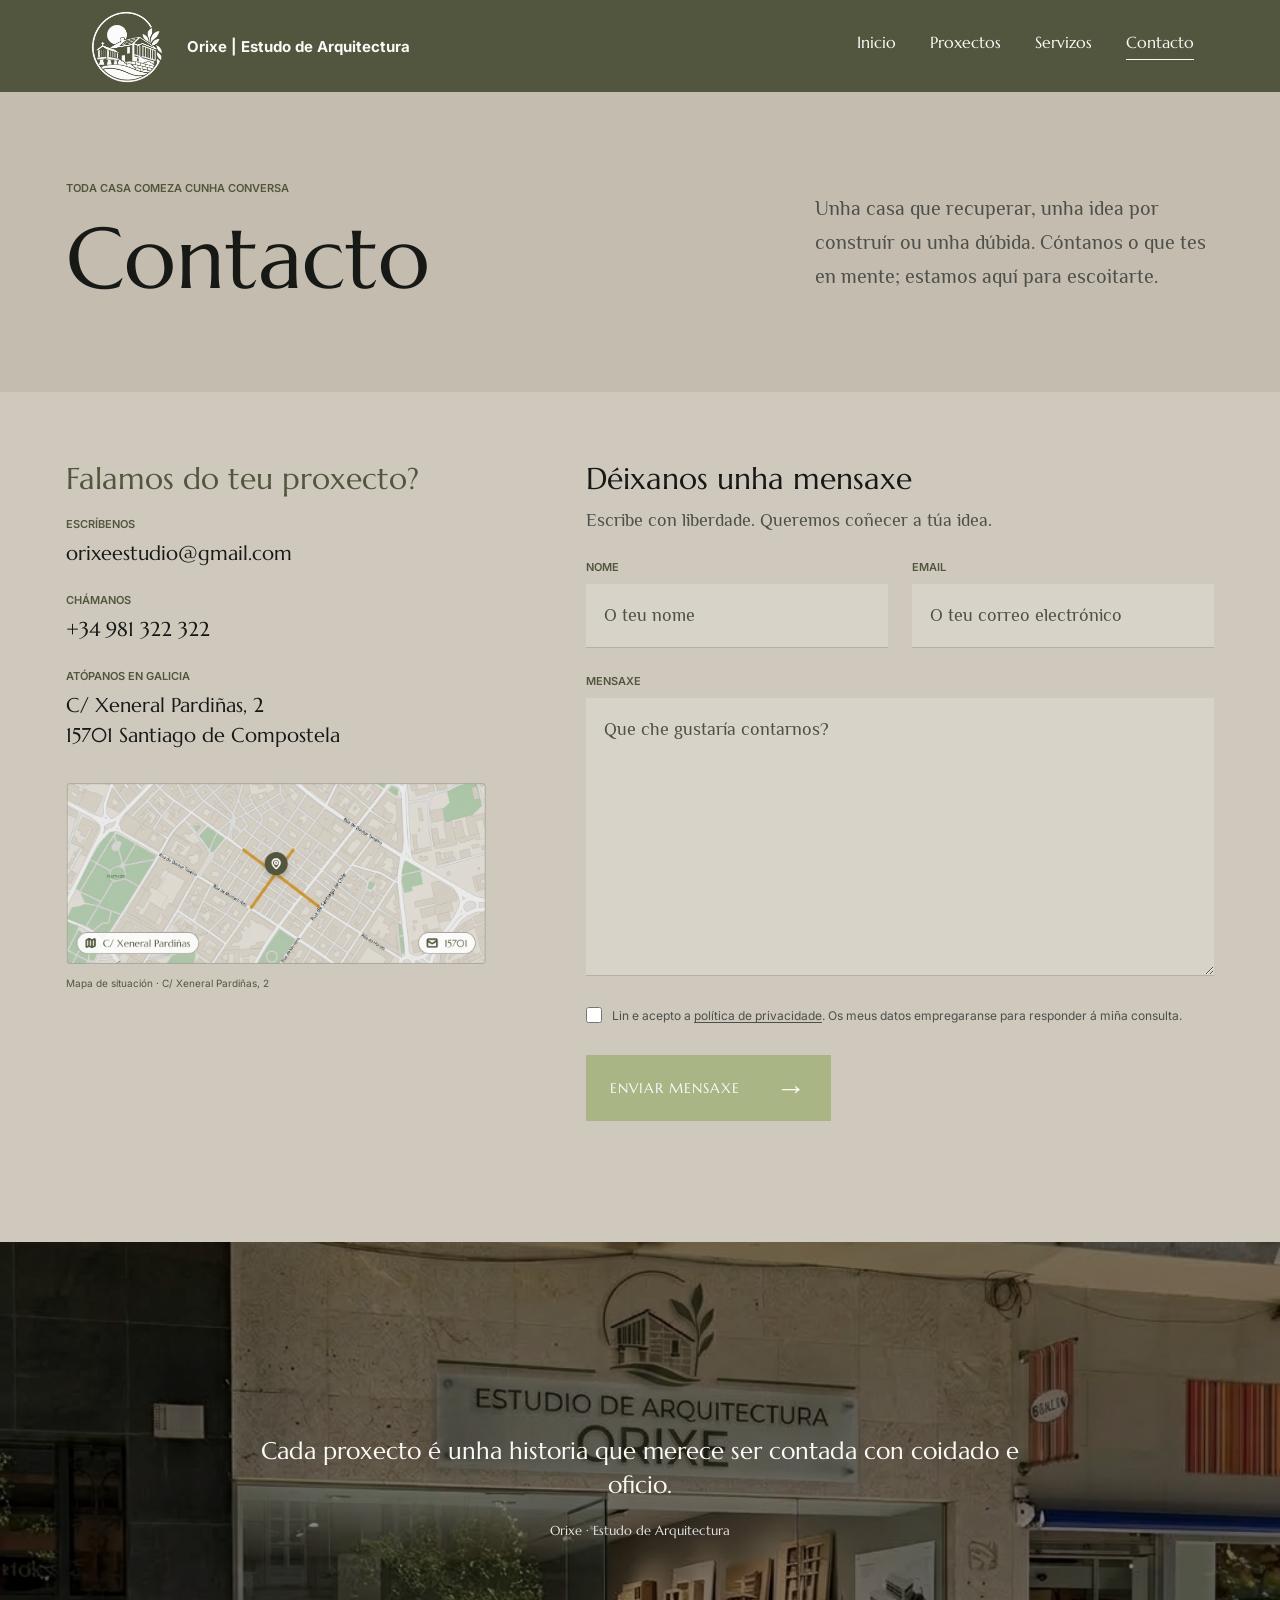
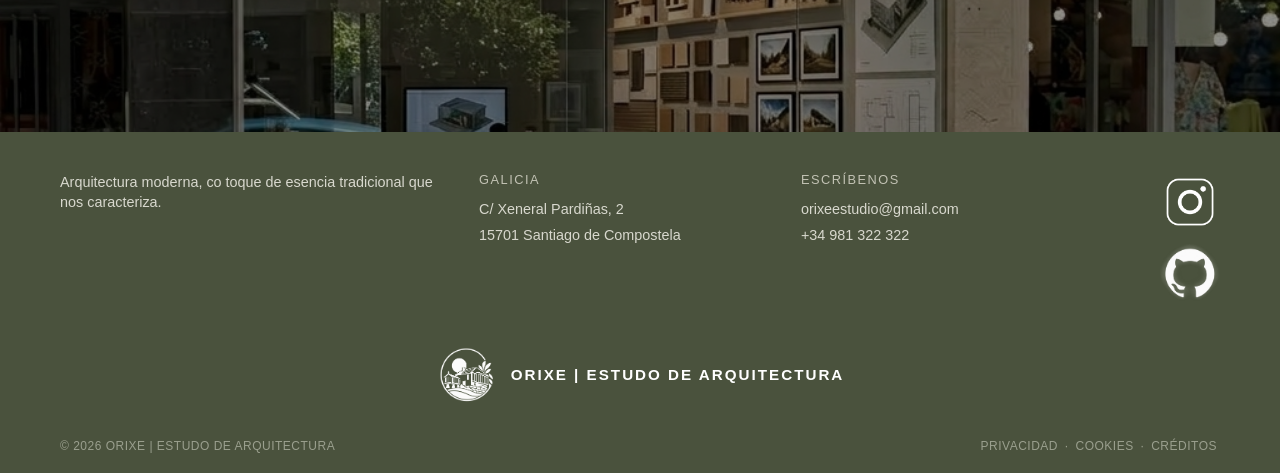
<file: Contacto.html>
<!DOCTYPE html>
<html lang="gl">
<head>
  <meta charset="UTF-8">
  <meta name="viewport" content="width=device-width, initial-scale=1.0">

  <title>Contacto | Orixe — Estudo de Arquitectura</title>

  <link rel="preconnect" href="https://fonts.googleapis.com">
  <link rel="preconnect" href="https://fonts.gstatic.com" crossorigin>
  <link
    href="https://fonts.googleapis.com/css2?family=Inter:wght@400;600;700&family=Marcellus&family=Philosopher&display=swap"
    rel="stylesheet">
  <link rel="stylesheet" href="styles/contactoCambiado.css">
</head>

<body>
  <header class="cabecera">
    <a class="marca" href="index.html" aria-label="Orixe — Inicio">
      <img
        src="img/logo.png"
        alt=""
        width="80"
        height="80"
      >
      <span>Orixe | Estudo de Arquitectura</span>
    </a>

    <nav class="menu" aria-label="Navegación principal">
      <a href="Inicio.html">Inicio</a>
      <a href="proxectos.html">Proxectos</a>
      <a href="Servizos.html">Servizos</a>
      <a href="Contacto.html" aria-current="page">Contacto</a>
    </nav>
  </header>

  <main>
    <section class="presentacion" aria-labelledby="titulo-contacto">
      <div class="titular">
        <p class="antetitulo">Toda casa comeza cunha conversa</p>
        <h1 id="titulo-contacto">Contacto</h1>
      </div>

      <p class="introduccion">
        Unha casa que recuperar, unha idea por construír ou unha
        dúbida. Cóntanos o que tes en mente; estamos aquí para
        escoitarte.
      </p>
    </section>

    <section class="conversa" aria-label="Contacta co estudo">
      <div class="estudo">
        <h2>Falamos do teu proxecto?</h2>

        <address class="datos-contacto">
          <div class="dato">
            <p class="rotulo">Escríbenos</p>
            <a href="mailto:orixeestudio@gmail.com">
              orixeestudio@gmail.com
            </a>
          </div>

          <div class="dato">
            <p class="rotulo">Chámanos</p>
            <a href="tel:+34981322322">+34 981 322 322</a>
          </div>

          <div class="dato">
            <p class="rotulo">Atópanos en Galicia</p>
            <p>
              C/ Xeneral Pardiñas, 2<br>
              15701 Santiago de Compostela
            </p>
          </div>
        </address>

        <figure class="mapa">
          <a
            href="https://www.google.com/maps/search/?api=1&amp;query=C%2F+Xeneral+Pardi%C3%B1as%2C+2%2C+15701+Santiago+de+Compostela"
            target="_blank"
            rel="noopener noreferrer"
            aria-label="Ver a ubicación do estudo en Google Maps"
          >
            <img
              src="img/mapa.png"
              alt="Mapa de situación do estudo en Santiago de Compostela"
              width="510"
              height="220"
            >
          </a>

          <figcaption>
            Mapa de situación · C/ Xeneral Pardiñas, 2
          </figcaption>
        </figure>
      </div>

      <div class="formulario-contacto">
        <h2>Déixanos unha mensaxe</h2>

        <p class="descripcion">
          Escribe con liberdade. Queremos coñecer a túa idea.
        </p>

        <!--
          Este formulario abre el cliente de correo.
          Para envío directo, sustituye action por la dirección
          de tu servidor y elimina enctype="text/plain".
        -->
        <form
          action="mailto:orixeestudio@gmail.com"
          method="post"
          enctype="text/plain"
        >
          <div class="campos-fila">
            <div class="campo">
              <label for="nome">Nome</label>
              <input
                type="text"
                id="nome"
                name="Nome"
                placeholder="O teu nome"
                autocomplete="name"
                required
              >
            </div>

            <div class="campo">
              <label for="email">Email</label>
              <input
                type="email"
                id="email"
                name="Email"
                placeholder="O teu correo electrónico"
                autocomplete="email"
                required
              >
            </div>
          </div>

          <div class="campo campo-mensaxe">
            <label for="mensaxe">Mensaxe</label>
            <textarea
              id="mensaxe"
              name="Mensaxe"
              placeholder="Que che gustaría contarnos?"
              required
            ></textarea>
          </div>

          <div class="consentimento">
            <input
              type="checkbox"
              id="privacidade"
              name="Privacidade"
              value="Aceptada"
              required
            >
            <label for="privacidade">
              Lin e acepto a
              <a href="privacidad.html">política de privacidade</a>.
              Os meus datos empregaranse para responder á miña consulta.
            </label>
          </div>

          <button class="enviar" type="submit">
            Enviar mensaxe
            <span aria-hidden="true">→</span>
          </button>
        </form>
      </div>
    </section>

    <section class="imagen-cita" aria-label="A nosa filosofía">
      <img
        class="foto-estudio"
        src="img/Tienda.jpg"
        alt="Fachada do estudo de arquitectura Orixe"
        width="1558"
        height="941"
        loading="lazy"
      >

      <div class="cita">
        <blockquote>
          Cada proxecto é unha historia que merece ser contada
          con coidado e oficio.
        </blockquote>
        <p>Orixe · Estudo de Arquitectura</p>
      </div>
    </section>
  </main>

  <footer class="site-footer">
    <div class="footer-container">
      <div class="footer-col slogan-col">
        <p>
          Arquitectura moderna, co toque de esencia tradicional
          que nos caracteriza.
        </p>
      </div>

      <div class="footer-col address-col">
        <h4>GALICIA</h4>
        <p>C/ Xeneral Pardiñas, 2</p>
        <p>15701 Santiago de Compostela</p>
      </div>

      <div class="footer-col contact-col">
        <h4>ESCRÍBENOS</h4>
        <p>
          <a href="mailto:orixeestudio@gmail.com">
            orixeestudio@gmail.com
          </a>
        </p>
        <p>
          <a href="tel:+34981322322">+34 981 322 322</a>
        </p>
      </div>

      <div class="footer-col social-col">
        <a href="#" aria-label="Instagram">
          <img
            src="img/logoInsta.png"
            alt=""
            width="60"
            height="60"
            loading="lazy"
          >
        </a>

        <a href="https://github.com/a25anxoln/proxecto_diw1_arquitectura" aria-label="GitHub/Portafolio">
          <img
            src="img/logoGit.png"
            alt=""
            width="60"
            height="60"
            loading="lazy"
          >
        </a>
      </div>
    </div>

    <div class="footer-brand">
      <div class="brand-logo">
        <img
          src="img/logo.png"
          alt="Logo Orixe"
          width="60"
          height="60"
          loading="lazy"
        >
      </div>

      <span class="brand-name">
        ORIXE | ESTUDO DE ARQUITECTURA
      </span>
    </div>

    <div class="footer-bottom">
      <div class="copyright">
        &copy; 2026 ORIXE | ESTUDO DE ARQUITECTURA
      </div>

      <div class="legal-links">
        <a href="#">PRIVACIDAD</a> &middot;
        <a href="#">COOKIES</a> &middot;
        <a href="#">CRÉDITOS</a>
      </div>
    </div>
  </footer>
</body>
</html>
</file>
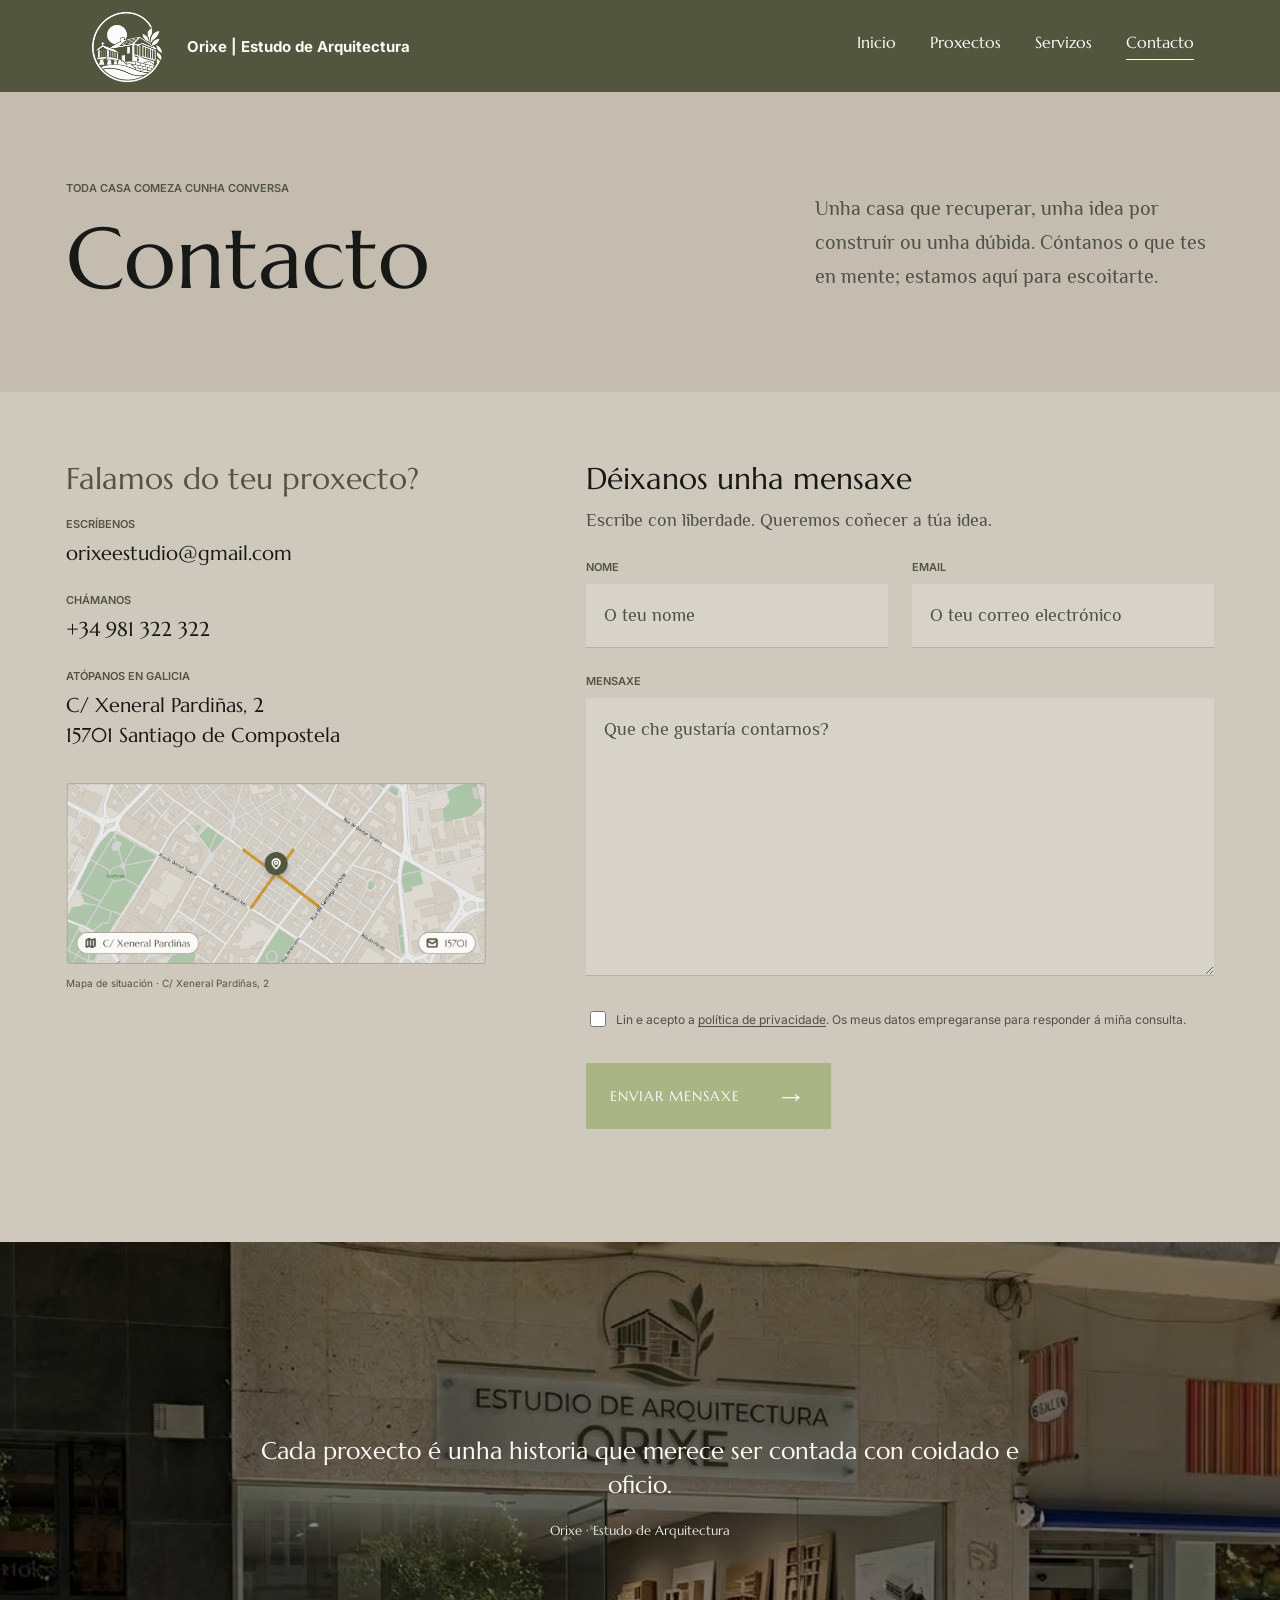
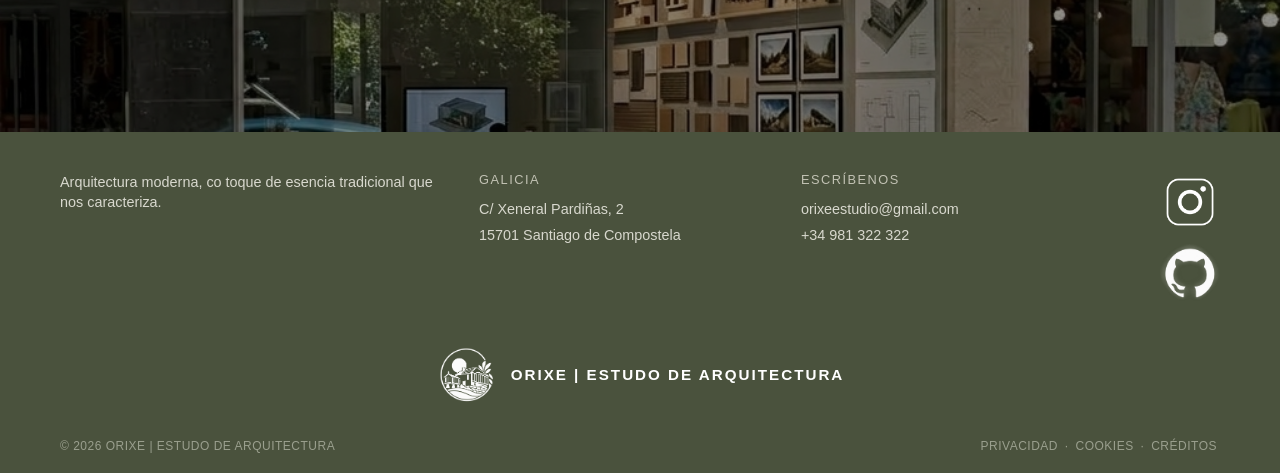
<file: contacto.html>
<!DOCTYPE html>
<html lang="gl">
<head>
  <meta charset="UTF-8">
  <meta name="viewport" content="width=device-width, initial-scale=1.0">

  <title>Contacto | Orixe — Estudo de Arquitectura</title>

  <link rel="preconnect" href="https://fonts.googleapis.com">
  <link rel="preconnect" href="https://fonts.gstatic.com" crossorigin>
  <link
    href="https://fonts.googleapis.com/css2?family=Inter:wght@400;600;700&family=Marcellus&family=Philosopher&display=swap"
    rel="stylesheet">
  <link rel="stylesheet" href="styles/contactoCambiado.css">
</head>

<body>
  <header class="cabecera">
    <a class="marca" href="inicio.html" aria-label="Orixe — Inicio">
      <img
        src="img/logo.png"
        alt=""
        width="80"
        height="80"
      >
      <span>Orixe | Estudo de Arquitectura</span>
    </a>

    <nav class="menu" aria-label="Navegación principal">
      <a href="inicio.html">Inicio</a>
      <a href="proxectos.html">Proxectos</a>
      <a href="servizos.html">Servizos</a>
      <a href="contacto.html" aria-current="page">Contacto</a>
    </nav>
  </header>

  <main>
    <section class="presentacion" aria-labelledby="titulo-contacto">
      <div class="titular">
        <p class="antetitulo">Toda casa comeza cunha conversa</p>
        <h1 id="titulo-contacto">Contacto</h1>
      </div>

      <p class="introduccion">
        Unha casa que recuperar, unha idea por construír ou unha
        dúbida. Cóntanos o que tes en mente; estamos aquí para
        escoitarte.
      </p>
    </section>

    <section class="conversa" aria-label="Contacta co estudo">
      <div class="estudo">
        <h2>Falamos do teu proxecto?</h2>

        <address class="datos-contacto">
          <div class="dato">
            <p class="rotulo">Escríbenos</p>
            <a href="mailto:orixeestudio@gmail.com">
              orixeestudio@gmail.com
            </a>
          </div>

          <div class="dato">
            <p class="rotulo">Chámanos</p>
            <a href="tel:+34981322322">+34 981 322 322</a>
          </div>

          <div class="dato">
            <p class="rotulo">Atópanos en Galicia</p>
            <p>
              C/ Xeneral Pardiñas, 2<br>
              15701 Santiago de Compostela
            </p>
          </div>
        </address>

        <figure class="mapa">
          <a
            href="https://www.google.com/maps/search/?api=1&amp;query=C%2F+Xeneral+Pardi%C3%B1as%2C+2%2C+15701+Santiago+de+Compostela"
            target="_blank"
            rel="noopener noreferrer"
            aria-label="Ver a ubicación do estudo en Google Maps"
          >
            <img
              src="img/mapa.png"
              alt="Mapa de situación do estudo en Santiago de Compostela"
              width="510"
              height="220"
            >
          </a>

          <figcaption>
            Mapa de situación · C/ Xeneral Pardiñas, 2
          </figcaption>
        </figure>
      </div>

      <div class="formulario-contacto">
        <h2>Déixanos unha mensaxe</h2>

        <p class="descripcion">
          Escribe con liberdade. Queremos coñecer a túa idea.
        </p>

        <form
          id="form-contacto"
          action="mailto:orixeestudio@gmail.com"
          method="post"
          enctype="text/plain"
          novalidate
        >
          <div class="campos-fila">
            <div class="campo">
              <label for="nome">Nome</label>
              <input
                type="text"
                id="nome"
                name="Nome"
                placeholder="O teu nome"
                autocomplete="name"
              >
              <span class="mensaxe-erro" id="erro-nome"></span>
            </div>

            <div class="campo">
              <label for="email">Email</label>
              <input
                type="email"
                id="email"
                name="Email"
                placeholder="O teu correo electrónico"
                autocomplete="email"
              >
              <span class="mensaxe-erro" id="erro-email"></span>
            </div>
          </div>

          <div class="campo campo-mensaxe">
            <label for="mensaxe">Mensaxe</label>
            <textarea
              id="mensaxe"
              name="Mensaxe"
              placeholder="Que che gustaría contarnos?"
            ></textarea>
            <span class="mensaxe-erro" id="erro-mensaxe"></span>
          </div>

          <div class="consentimento-contenedor">
            <div class="consentimento">
              <input
                type="checkbox"
                id="privacidade"
                name="Privacidade"
                value="Aceptada"
              >
              <label for="privacidade">
                Lin e acepto a
                <a href="privacidad.html">política de privacidade</a>.
                Os meus datos empregaranse para responder á miña consulta.
              </label>
            </div>
            <span class="mensaxe-erro" id="erro-privacidade"></span>
          </div>

          <button class="enviar" type="submit">
            Enviar mensaxe
            <span aria-hidden="true">→</span>
          </button>
        </form>
      </div>
    </section>

    <section class="imagen-cita" aria-label="A nosa filosofía">
      <img
        class="foto-estudio"
        src="img/Tienda.jpg"
        alt="Fachada do estudo de arquitectura Orixe"
        width="1558"
        height="941"
        loading="lazy"
      >

      <div class="cita">
        <blockquote>
          Cada proxecto é unha historia que merece ser contada
          con coidado e oficio.
        </blockquote>
        <p>Orixe · Estudo de Arquitectura</p>
      </div>
    </section>
  </main>

  <footer class="site-footer">
    <div class="footer-container">
      <div class="footer-col slogan-col">
        <p>
          Arquitectura moderna, co toque de esencia tradicional
          que nos caracteriza.
        </p>
      </div>

      <div class="footer-col address-col">
        <h4>GALICIA</h4>
        <p>C/ Xeneral Pardiñas, 2</p>
        <p>15701 Santiago de Compostela</p>
      </div>

      <div class="footer-col contact-col">
        <h4>ESCRÍBENOS</h4>
        <p>
          <a href="mailto:orixeestudio@gmail.com">
            orixeestudio@gmail.com
          </a>
        </p>
        <p>
          <a href="tel:+34981322322">+34 981 322 322</a>
        </p>
      </div>

      <div class="footer-col social-col">
        <a href="https://www.instagram.com/orixe_arquitectura/" aria-label="Instagram">
          <img
            src="img/logoInsta.png"
            alt=""
            width="60"
            height="60"
            loading="lazy"
          >
        </a>

        <a href="https://github.com/a25anxoln/proxecto_diw1_arquitectura" aria-label="GitHub/Portafolio">
          <img
            src="img/logoGit.png"
            alt=""
            width="60"
            height="60"
            loading="lazy"
          >
        </a>
      </div>
    </div>

    <div class="footer-brand">
      <a class="brand-logo" href="inicio.html">
        <img
          src="img/logo.png"
          alt="Logo Orixe"
          width="60"
          height="60"
          loading="lazy"
        >
      </a>

      <span class="brand-name">
        ORIXE | ESTUDO DE ARQUITECTURA
      </span>
    </div>

    <div class="footer-bottom">
      <div class="copyright">
        &copy; 2026 ORIXE | ESTUDO DE ARQUITECTURA
      </div>

      <div class="legal-links">
        <a href="#">PRIVACIDAD</a> &middot;
        <a href="#">COOKIES</a> &middot;
        <a href="#">CRÉDITOS</a>
      </div>
    </div>
  </footer>

  <script>
    document.addEventListener('DOMContentLoaded', function () {
      const form = document.getElementById('form-contacto');
      const nome = document.getElementById('nome');
      const email = document.getElementById('email');
      const mensaxe = document.getElementById('mensaxe');
      const privacidade = document.getElementById('privacidade');

      const erroNome = document.getElementById('erro-nome');
      const erroEmail = document.getElementById('erro-email');
      const erroMensaxe = document.getElementById('erro-mensaxe');
      const erroPrivacidade = document.getElementById('erro-privacidade');

      const regexEmail = /^[^\s@]+@[^\s@]+\.[^\s@]+$/;

      function validarNome() {
        if (nome.value.trim().length < 2) {
          mostrarErro(nome, erroNome, 'Por favor, introduce o teu nome (mínimo 2 caracteres).');
          return false;
        }
        limparErro(nome, erroNome);
        return true;
      }

      function validarEmail() {
        if (!regexEmail.test(email.value.trim())) {
          mostrarErro(email, erroEmail, 'Por favor, introduce un correo electrónico válido.');
          return false;
        }
        limparErro(email, erroEmail);
        return true;
      }

      function validarMensaxe() {
        if (mensaxe.value.trim().length < 10) {
          mostrarErro(mensaxe, erroMensaxe, 'Por favor, escribe a túa mensaxe (mínimo 10 caracteres).');
          return false;
        }
        limparErro(mensaxe, erroMensaxe);
        return true;
      }

      function validarPrivacidade() {
        if (!privacidade.checked) {
          mostrarErro(privacidade, erroPrivacidade, 'Debes aceptar a política de privacidade para continuar.');
          return false;
        }
        limparErro(privacidade, erroPrivacidade);
        return true;
      }

      function mostrarErro(input, elementoErro, mensaxeTexto) {
        elementoErro.textContent = mensaxeTexto;
        elementoErro.classList.add('visible');
        if (input.type !== 'checkbox') {
          input.classList.add('campo-invalido');
        } else {
          input.closest('.consentimento').classList.add('consentimento-invalido');
        }
      }

      function limparErro(input, elementoErro) {
        elementoErro.textContent = '';
        elementoErro.classList.remove('visible');
        if (input.type !== 'checkbox') {
          input.classList.remove('campo-invalido');
        } else {
          input.closest('.consentimento').classList.remove('consentimento-invalido');
        }
      }

      nome.addEventListener('input', validarNome);
      email.addEventListener('input', validarEmail);
      mensaxe.addEventListener('input', validarMensaxe);
      privacidade.addEventListener('change', validarPrivacidade);

      form.addEventListener('submit', function (e) {
        const isNomeValido = validarNome();
        const isEmailValido = validarEmail();
        const isMensaxeValido = validarMensaxe();
        const isPrivacidadeValida = validarPrivacidade();

        if (!isNomeValido || !isEmailValido || !isMensaxeValido || !isPrivacidadeValida) {
          e.preventDefault();
        }
      });
    });
  </script>
</body>
</html>
</file>
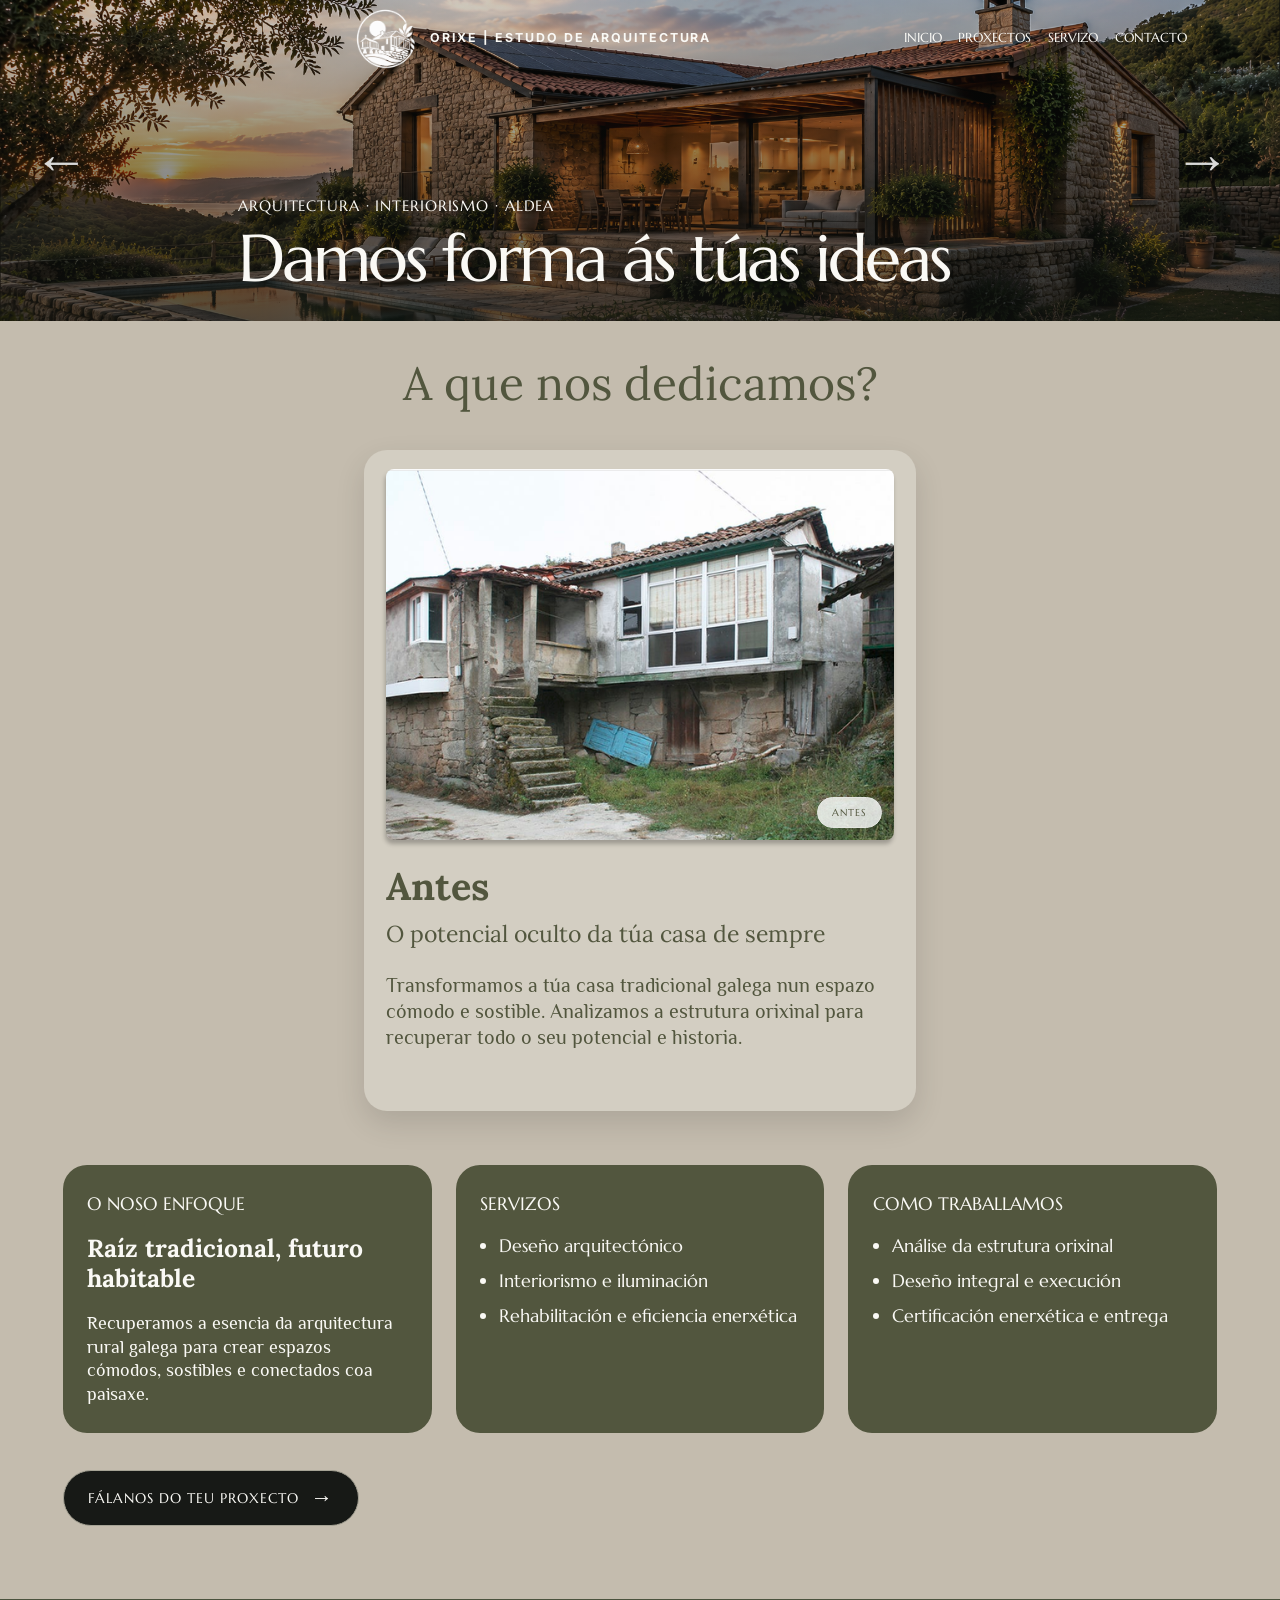
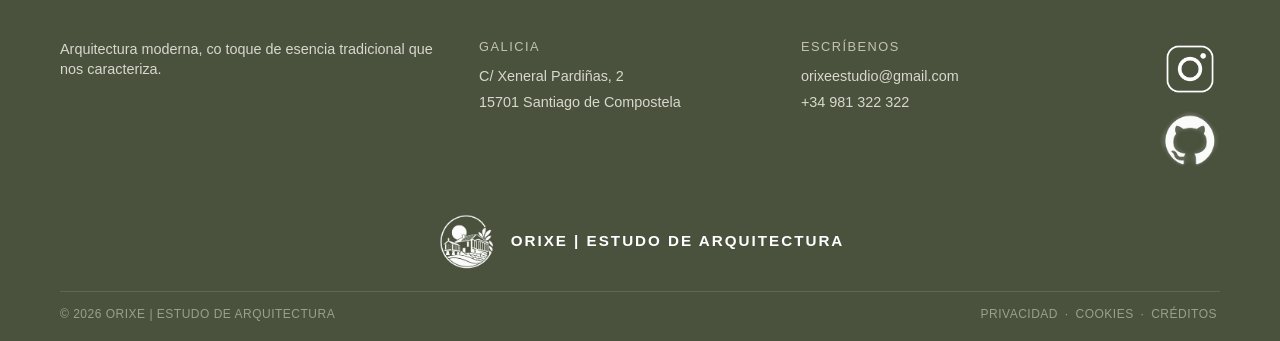
<file: inicio.html>
<!doctype html>
<html lang="gl">
<head>
  <meta charset="utf-8">
  <meta name="viewport" content="width=device-width, initial-scale=1">

  <title>Orixe | Estudo de Arquitectura</title>

  <link rel="stylesheet" href="styles/stylesInicio.css">
  <script src="script.js" defer></script>
</head>

<body>
  <a class="skip-link" href="#contido">Ir ao contido</a>

  <section
    class="hero"
    id="inicio"
    aria-label="Carrusel de arquitectura"
    aria-roledescription="carrusel"
    tabindex="0"
  >
    <div class="slides">
      <div
        class="slide is-active"
        role="group"
        aria-roledescription="diapositiva"
      >
        <img
          src="img/imaxe1-carrusel.png"
          alt="Casa de pedra e madeira nunha paisaxe costeira galega"
          fetchpriority="high"
        >
      </div>

      <div
        class="slide"
        role="group"
        aria-roledescription="diapositiva"
        aria-label="2 de 4"
        aria-hidden="true"
      >
        <img
          src="img/imaxe2-carrusel.png"
          alt="Exemplo de arquitectura: vivenda contemporánea con xardín"
        >
      </div>

      <div
        class="slide"
        role="group"
        aria-roledescription="diapositiva"
        aria-label="3 de 4"
        aria-hidden="true"
      >
        <img
          src="img/imaxe3-carrusel.png"
          alt="Exemplo de interiorismo: espazo luminoso con materiais naturais"
        >
      </div>

      <div
        class="slide"
        role="group"
        aria-roledescription="diapositiva"
        aria-label="4 de 4"
        aria-hidden="true"
      >
        <img
          src="img/imaxe4-carrusel.png"
          alt="Exemplo de interiorismo: salón acolledor con tons cálidos"
        >
      </div>
    </div>

    <header class="site-header">
      <a class="brand" href="inicio.html" aria-label="Orixe, inicio">
        <img
          src="img/logo.png"
          alt=""
          width="80"
          height="80"
        >
        <span>Orixe | Estudo de Arquitectura</span>
      </a>

      <nav class="navigation" aria-label="Navegación principal">
        <a href="inicio.html">Inicio</a>
        <a href="proxectos.html">Proxectos</a>
        <a href="servizos.html">Servizo</a>
        <a href="contacto.html">Contacto</a>
      </nav>
    </header>

    <button
      class="carousel-arrow previous"
      type="button"
      aria-label="Foto anterior"
      aria-controls="inicio"
    >
      <span aria-hidden="true">←</span>
    </button>

    <div class="hero-copy">
      <p>Arquitectura · Interiorismo · Aldea</p>
      <h1>Damos forma ás túas ideas</h1>
    </div>

    <button
      class="carousel-arrow next"
      type="button"
      aria-label="Foto seguinte"
      aria-controls="inicio"
    >
      <span aria-hidden="true">→</span>
    </button>

    <div class="project-caption">
      <p id="project-name">Casa da Costa</p>
      <p id="project-location">Muros · 2025</p>
    </div>

    <p
      class="sr-only"
      id="carousel-status"
      role="status"
      aria-live="polite"
      aria-atomic="true"
    >
      Foto 1 de 4
    </p>
  </section>

  <main id="contido">
    <section class="about" aria-labelledby="about-title">
      <h2 id="about-title">A que nos dedicamos?</h2>

      <article
  class="project-card comparison-card"
  id="proxectos"
  tabindex="0"
  aria-label="Antes e despois da rehabilitación. Pasa o rato ou toca a tarxeta para ver o resultado."
>
  <div class="comparison-content">

    <div class="comparison-face comparison-before">
      <div class="project-image">
        <img
          src="img/imaxe-tarxeta-antes.png"
          alt="Casa tradicional galega antes da rehabilitación"
          width="604"
          height="440"
          loading="lazy"
        >
        <span class="image-badge">Antes</span>
      </div>

      <h3>Antes</h3>

      <p class="project-subtitle">
        O potencial oculto da túa casa de sempre
      </p>

      <p class="project-description">
        Transformamos a túa casa tradicional galega nun espazo
        cómodo e sostible. Analizamos a estrutura orixinal para
        recuperar todo o seu potencial e historia.
      </p>
    </div>

    <div class="comparison-face comparison-after" aria-hidden="true">
      <div class="project-image">
        <img
          src="img/imaxe-tarxeta-despois.png"
          alt="Proposta de resultado da rehabilitación da casa"
          width="604"
          height="440"
          loading="lazy"
        >
        <span class="image-badge">Despois</span>
      </div>

      <h3>Despois</h3>

      <p class="project-subtitle">
        A esencia de sempre, unha nova forma de vivir
      </p>

      <p class="project-description">
        A proposta recupera o carácter da casa e combina materiais
        tradicionais con espazos máis luminosos e funcionais.
        Unha nova vida para o fogar, sen perder a súa identidade.
      </p>
    </div>

  </div>
</article>


      <div class="information-grid">
        <article class="information-card">
          <h3>O noso enfoque</h3>
          <h4>Raíz tradicional, futuro habitable</h4>

          <p>
            Recuperamos a esencia da arquitectura rural galega para
            crear espazos cómodos, sostibles e conectados coa paisaxe.
          </p>
        </article>

        <article class="information-card" id="servizo">
          <h3>Servizos</h3>

          <ul>
            <li>Deseño arquitectónico</li>
            <li>Interiorismo e iluminación</li>
            <li>Rehabilitación e eficiencia enerxética</li>
          </ul>
        </article>

        <article class="information-card">
          <h3>Como traballamos</h3>

          <ul>
            <li>Análise da estrutura orixinal</li>
            <li>Deseño integral e execución</li>
            <li>Certificación enerxética e entrega</li>
          </ul>
        </article>
      </div>

      <a
        class="contact-button"
        href="contacto.html"
      >
        Fálanos do teu proxecto
        <span aria-hidden="true">→</span>
      </a>
    </section>
  </main>

  <footer class="site-footer">
        <div class="footer-container">

            <div class="footer-col slogan-col">
                <p>Arquitectura moderna, co toque de esencia tradicional que nos caracteriza.</p>
            </div>

            <div class="footer-col address-col">
                <h4>GALICIA</h4>
                <p>C/ Xeneral Pardiñas, 2</p>
                <p>15701 Santiago de Compostela</p>
            </div>

            <div class="footer-col contact-col">
                <h4>ESCRÍBENOS</h4>
                <p><a href="mailto:orixeestudio@gmail.com">orixeestudio@gmail.com</a></p>
                <p><a href="tel:+34981322322">+34 981 322 322</a></p>
            </div>

            <div class="footer-col social-col">
                <a href="https://www.instagram.com/orixe_arquitectura/" aria-label="Instagram">
                    <img src="/img/logoInsta.png" alt="Logo" width="60px" height="60px">
                </a>
                <a href="https://github.com/a25anxoln/proxecto_diw1_arquitectura" aria-label="GitHub/Portafolio">
                    <img src="/img/logoGit.png" alt="Logo" width="60px" height="60px">
                </a>
            </div>

        </div>

        <div class="footer-brand">
            <div class="brand-logo">
              <a href="inicio.html"><img src="/img/logo.png" alt="Logo" width="60px" height="60px"></a>
            </div>
            <span class="brand-name">ORIXE | ESTUDO DE ARQUITECTURA</span>
        </div>

        <div class="footer-bottom">
            <div class="copyright">
                &copy; 2026 ORIXE | ESTUDO DE ARQUITECTURA
            </div>
            <div class="legal-links">
                <a href="#">PRIVACIDAD</a> &middot;
                <a href="#">COOKIES</a> &middot;
                <a href="#">CRÉDITOS</a>
            </div>
        </div>
    </footer>
</body>
</html>
</file>
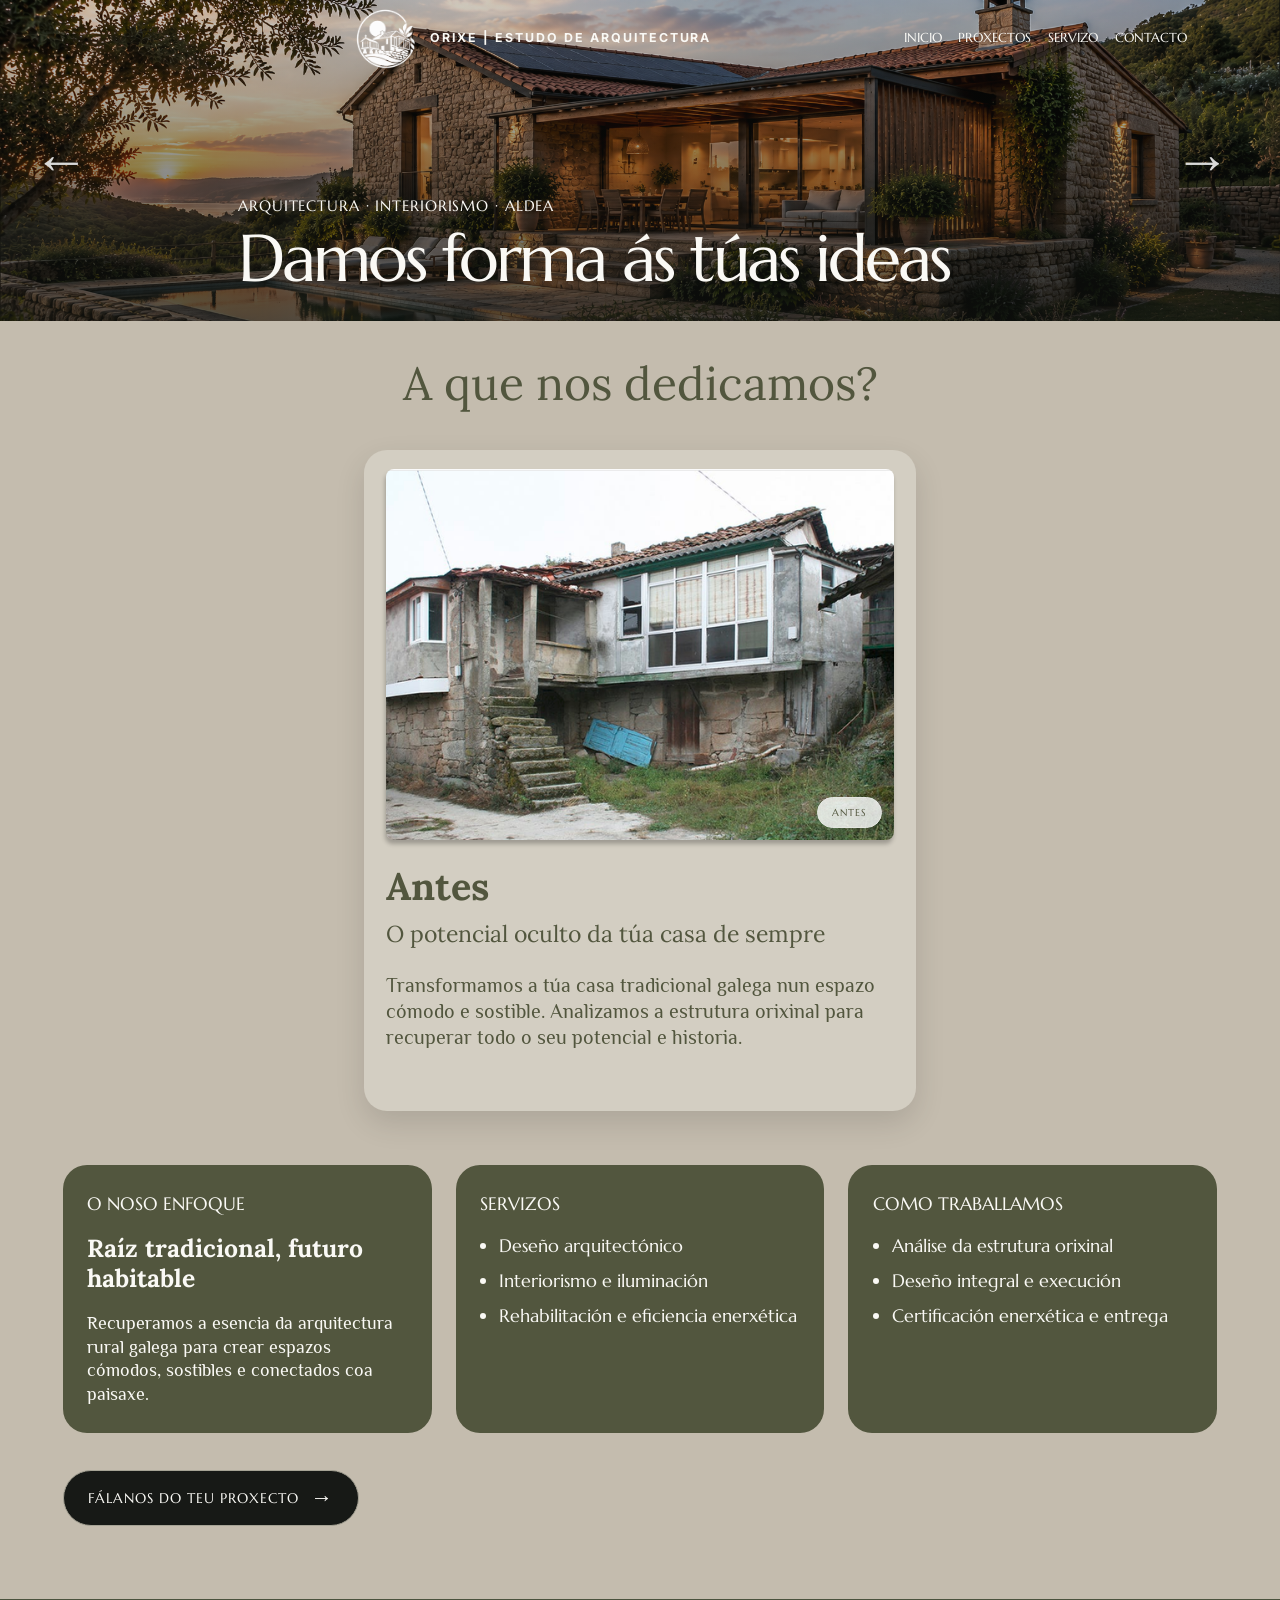
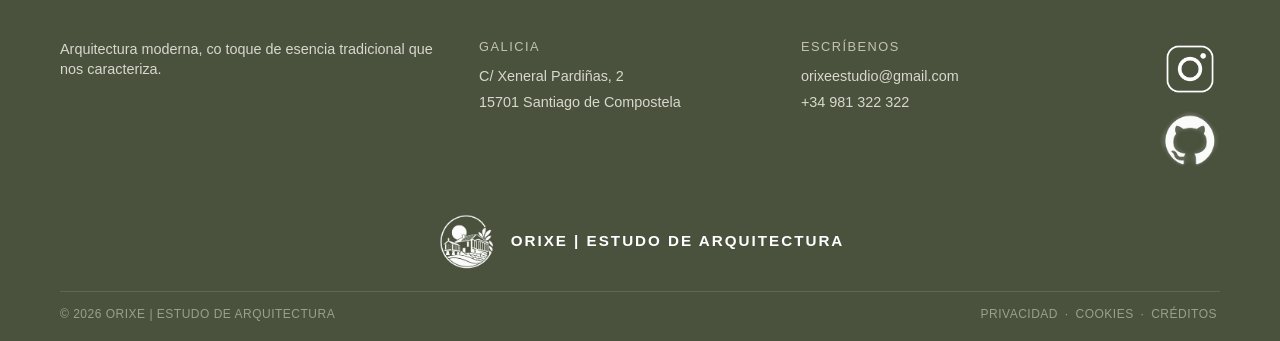
<file: Inicio.html>
<!doctype html>
<html lang="gl">
<head>
  <meta charset="utf-8">
  <meta name="viewport" content="width=device-width, initial-scale=1">

  <title>Orixe | Estudo de Arquitectura</title>

  <link rel="stylesheet" href="/styles/stylesInicio.css">
  <script src="script.js" defer></script>
</head>

<body>
  <a class="skip-link" href="#contido">Ir ao contido</a>

  <!-- CABECERA Y CARRUSEL -->
  <section
    class="hero"
    id="inicio"
    aria-label="Carrusel de arquitectura"
    aria-roledescription="carrusel"
    tabindex="0"
  >
    <div class="slides">
      <!-- Foto original -->
      <div
        class="slide is-active"
        role="group"
        aria-roledescription="diapositiva"
      >
        <img
          src="img/imaxe1-carrusel.png"
          alt="Casa de pedra e madeira nunha paisaxe costeira galega"
          fetchpriority="high"
        >
      </div>

      <!-- Sustituye estas tres fotos por las tuyas -->
      <div
        class="slide"
        role="group"
        aria-roledescription="diapositiva"
        aria-label="2 de 4"
        aria-hidden="true"
      >
        <img
          src="img/imaxe2-carrusel.png"
          alt="Exemplo de arquitectura: vivenda contemporánea con xardín"
        >
      </div>

      <div
        class="slide"
        role="group"
        aria-roledescription="diapositiva"
        aria-label="3 de 4"
        aria-hidden="true"
      >
        <img
          src="img/imaxe3-carrusel.png"
          alt="Exemplo de interiorismo: espazo luminoso con materiais naturais"
        >
      </div>

      <div
        class="slide"
        role="group"
        aria-roledescription="diapositiva"
        aria-label="4 de 4"
        aria-hidden="true"
      >
        <img
          src="img/imaxe4-carrusel.png"
          alt="Exemplo de interiorismo: salón acolledor con tons cálidos"
        >
      </div>
    </div>

    <!-- Menú colocado sobre las fotografías -->
    <header class="site-header">
      <a class="brand" href="#inicio" aria-label="Orixe, inicio">
        <img
          src="img/logo.png"
          alt=""
          width="80"
          height="80"
        >
        <span>Orixe | Estudo de Arquitectura</span>
      </a>

      <nav class="navigation" aria-label="Navegación principal">
        <a href="#inicio">Inicio</a>
        <a href="#proxectos">Proxectos</a>
        <a href="#servizo">Servizo</a>
        <a href="#contacto">Contacto</a>
      </nav>
    </header>

    <button
      class="carousel-arrow previous"
      type="button"
      aria-label="Foto anterior"
      aria-controls="inicio"
    >
      <span aria-hidden="true">←</span>
    </button>

    <div class="hero-copy">
      <p>Arquitectura · Interiorismo · Aldea</p>
      <h1>Damos forma ás túas ideas</h1>
    </div>

    <button
      class="carousel-arrow next"
      type="button"
      aria-label="Foto seguinte"
      aria-controls="inicio"
    >
      <span aria-hidden="true">→</span>
    </button>

    <div class="project-caption">
      <p id="project-name">Casa da Costa</p>
      <p id="project-location">Muros · 2025</p>
    </div>

    <p
      class="sr-only"
      id="carousel-status"
      role="status"
      aria-live="polite"
      aria-atomic="true"
    >
      Foto 1 de 4
    </p>
  </section>

  <!-- CONTENIDO -->
  <main id="contido">
    <section class="about" aria-labelledby="about-title">
      <h2 id="about-title">A que nos dedicamos?</h2>

      <article
  class="project-card comparison-card"
  id="proxectos"
  tabindex="0"
  aria-label="Antes e despois da rehabilitación. Pasa o rato ou toca a tarxeta para ver o resultado."
>
  <div class="comparison-content">

    <!-- Estado inicial: ANTES -->
    <div class="comparison-face comparison-before">
      <div class="project-image">
        <img
          src="img/imaxe-tarxeta-antes.png"
          alt="Casa tradicional galega antes da rehabilitación"
          width="604"
          height="440"
          loading="lazy"
        >
        <span class="image-badge">Antes</span>
      </div>

      <h3>Antes</h3>

      <p class="project-subtitle">
        O potencial oculto da túa casa de sempre
      </p>

      <p class="project-description">
        Transformamos a túa casa tradicional galega nun espazo
        cómodo e sostible. Analizamos a estrutura orixinal para
        recuperar todo o seu potencial e historia.
      </p>
    </div>

    <!-- Estado ao pasar o rato / interactuar: DESPOIS -->
    <div class="comparison-face comparison-after" aria-hidden="true">
      <div class="project-image">
        <img
          src="img/imaxe-tarxeta-despois.png"
          alt="Proposta de resultado da rehabilitación da casa"
          width="604"
          height="440"
          loading="lazy"
        >
        <span class="image-badge">Despois</span>
      </div>

      <h3>Despois</h3>

      <p class="project-subtitle">
        A esencia de sempre, unha nova forma de vivir
      </p>

      <p class="project-description">
        A proposta recupera o carácter da casa e combina materiais
        tradicionais con espazos máis luminosos e funcionais.
        Unha nova vida para o fogar, sen perder a súa identidade.
      </p>
    </div>

  </div>
</article>


      <div class="information-grid">
        <article class="information-card">
          <h3>O noso enfoque</h3>
          <h4>Raíz tradicional, futuro habitable</h4>

          <p>
            Recuperamos a esencia da arquitectura rural galega para
            crear espazos cómodos, sostibles e conectados coa paisaxe.
          </p>
        </article>

        <article class="information-card" id="servizo">
          <h3>Servizos</h3>

          <ul>
            <li>Deseño arquitectónico</li>
            <li>Interiorismo e iluminación</li>
            <li>Rehabilitación e eficiencia enerxética</li>
          </ul>
        </article>

        <article class="information-card">
          <h3>Como traballamos</h3>

          <ul>
            <li>Análise da estrutura orixinal</li>
            <li>Deseño integral e execución</li>
            <li>Certificación enerxética e entrega</li>
          </ul>
        </article>
      </div>

      <a
        class="contact-button"
        href="Contacto.html"
      >
        Fálanos do teu proxecto
        <span aria-hidden="true">→</span>
      </a>
    </section>
  </main>

  <!-- PIE DE PÁGINA -->
  <footer class="site-footer">
        <div class="footer-container">

            <div class="footer-col slogan-col">
                <p>Arquitectura moderna, co toque de esencia tradicional que nos caracteriza.</p>
            </div>

            <div class="footer-col address-col">
                <h4>GALICIA</h4>
                <p>C/ Xeneral Pardiñas, 2</p>
                <p>15701 Santiago de Compostela</p>
            </div>

            <div class="footer-col contact-col">
                <h4>ESCRÍBENOS</h4>
                <p><a href="mailto:orixeestudio@gmail.com">orixeestudio@gmail.com</a></p>
                <p><a href="tel:+34981322322">+34 981 322 322</a></p>
            </div>

            <div class="footer-col social-col">
                <a href="#" aria-label="Instagram">
                    <img src="/img/logoInsta.png" alt="Logo" width="60px" height="60px">
                </a>
                <a href="https://github.com/a25anxoln/proxecto_diw1_arquitectura" aria-label="GitHub/Portafolio">
                    <img src="/img/logoGit.png" alt="Logo" width="60px" height="60px">
                </a>
            </div>

        </div>

        <div class="footer-brand">
            <div class="brand-logo">
                <img src="/img/logo.png" alt="Logo" width="60px" height="60px">
            </div>
            <span class="brand-name">ORIXE | ESTUDO DE ARQUITECTURA</span>
        </div>

        <div class="footer-bottom">
            <div class="copyright">
                &copy; 2026 ORIXE | ESTUDO DE ARQUITECTURA
            </div>
            <div class="legal-links">
                <a href="#">PRIVACIDAD</a> &middot;
                <a href="#">COOKIES</a> &middot;
                <a href="#">CRÉDITOS</a>
            </div>
        </div>
    </footer>
</body>
</html>
</file>
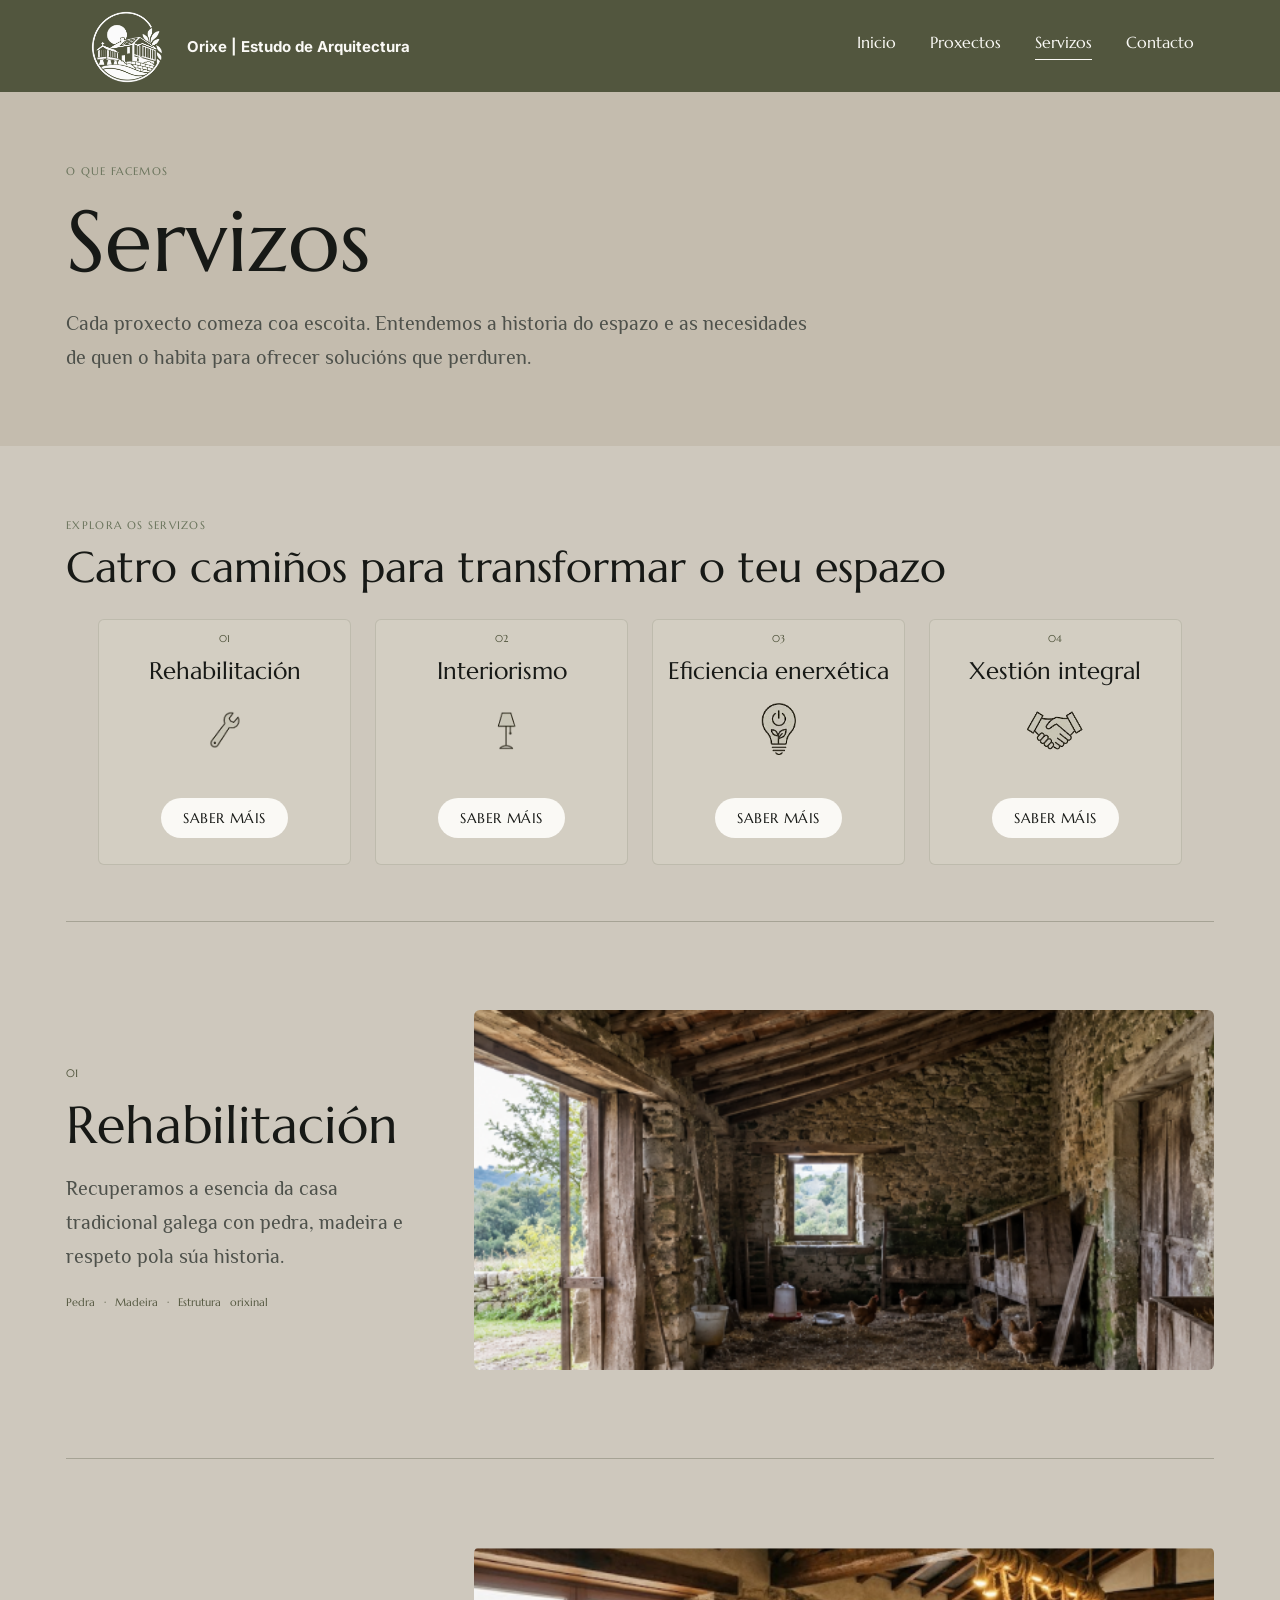
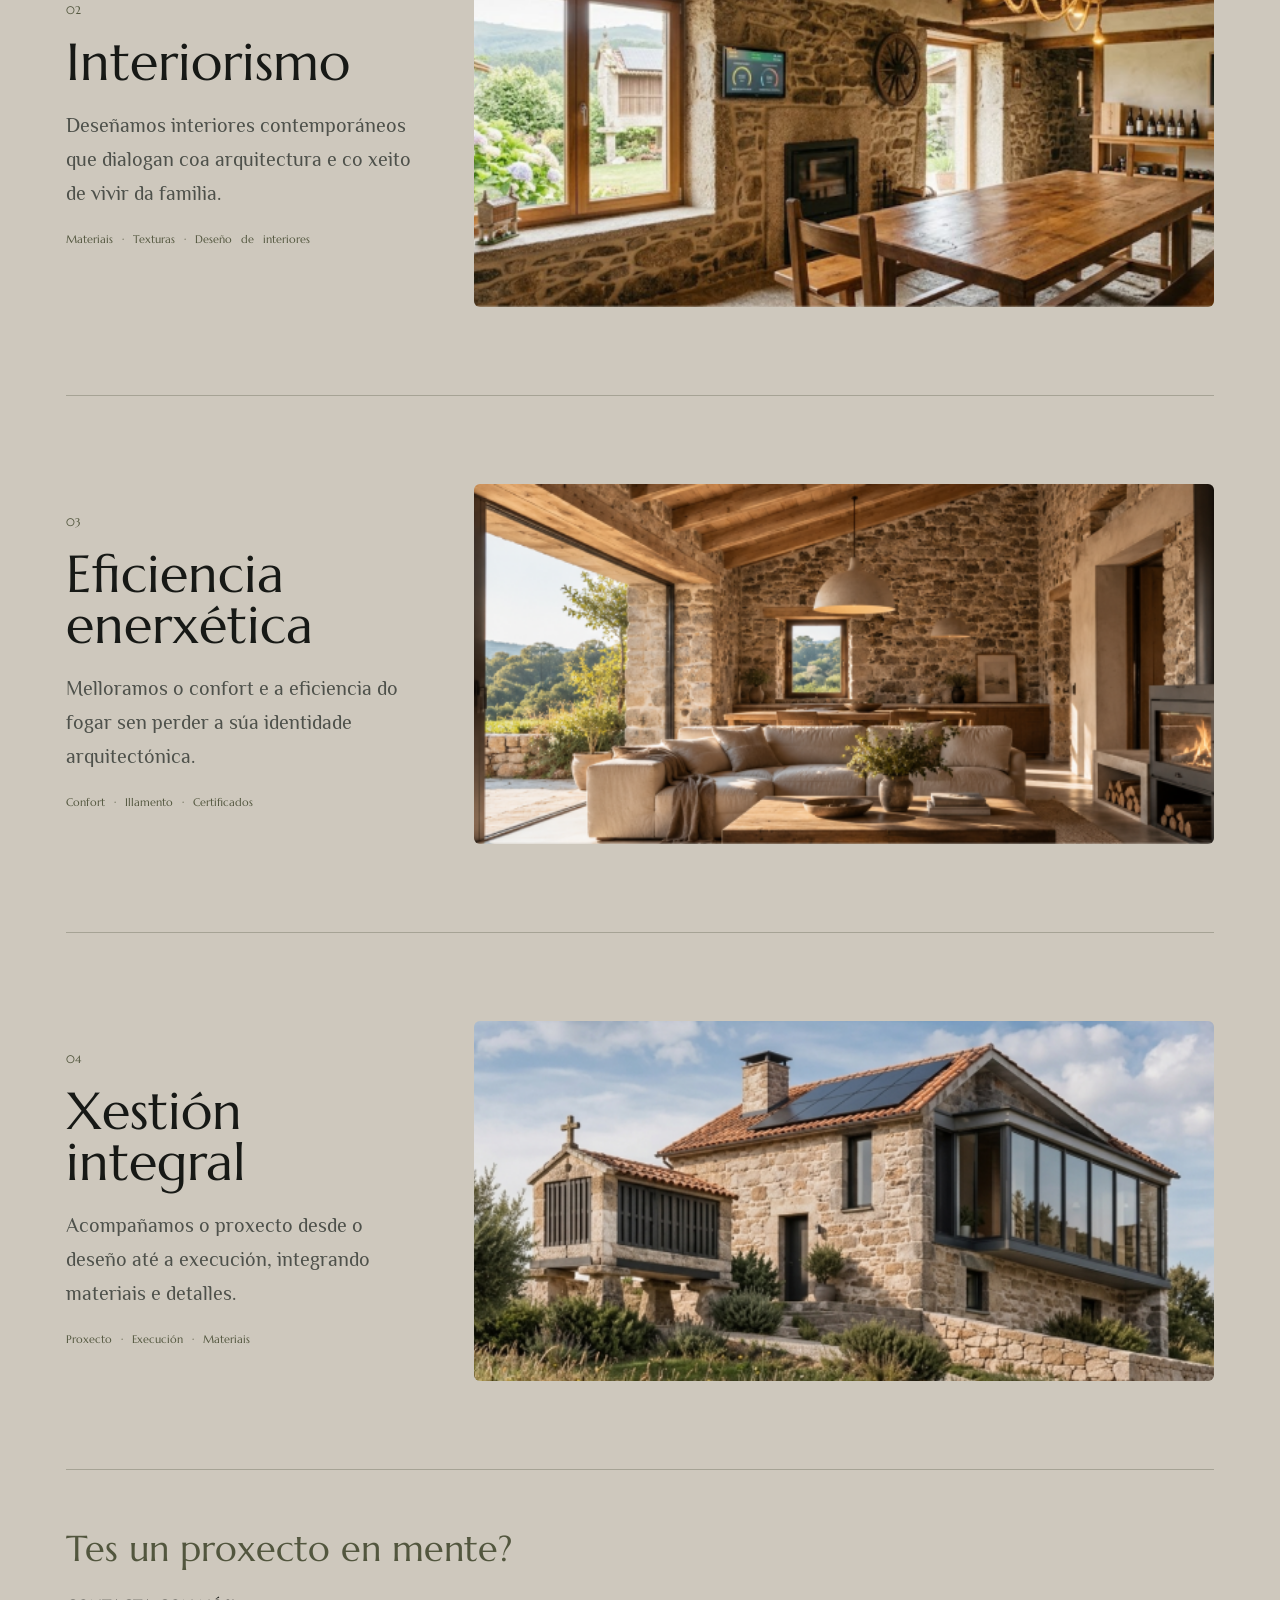
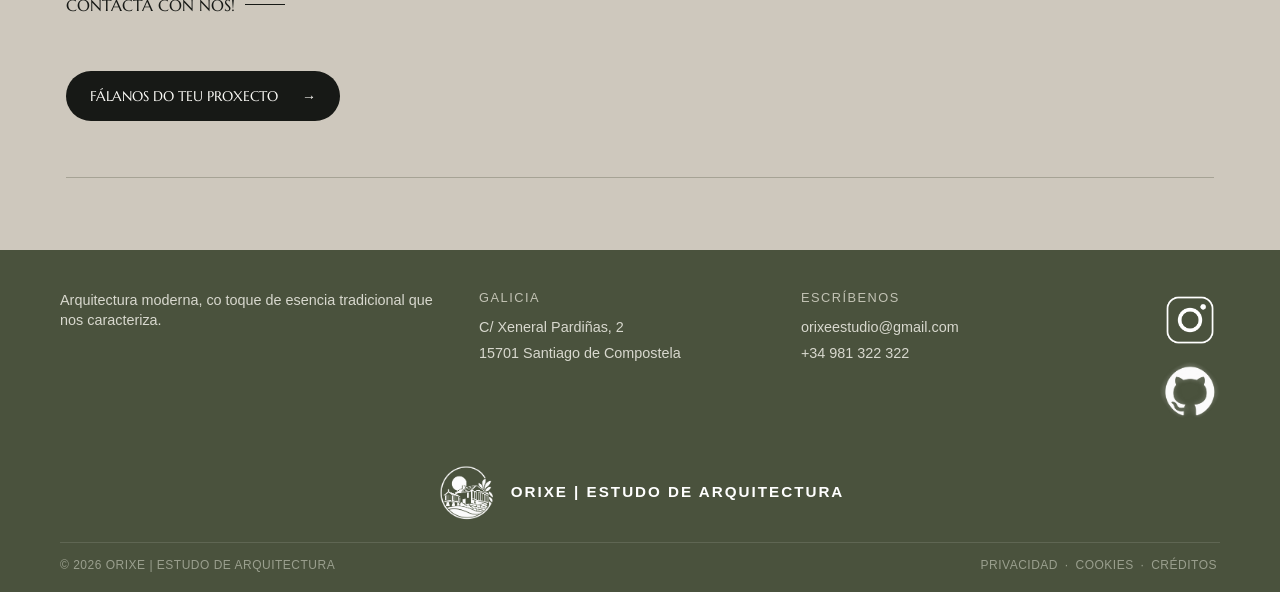
<file: servizos.html>
<!DOCTYPE html>
<html lang="gl">

<head>
  <meta charset="UTF-8">
  <meta name="viewport" content="width=device-width, initial-scale=1.0">

  <title>Servizos | Orixe — Estudo de Arquitectura</title>
  <meta name="description"
    content="Rehabilitación, interiorismo, eficiencia enerxética e xestión integral. Descubre os servizos de Orixe.">

  <link rel="preconnect" href="https://fonts.googleapis.com">
  <link rel="preconnect" href="https://fonts.gstatic.com" crossorigin>
  <link href="https://fonts.googleapis.com/css2?family=Inter:wght@400;600;700&family=Marcellus&family=Philosopher&display=swap"
    rel="stylesheet">

  <link rel="stylesheet" href="styles/servicios.css">
</head>

<body>
  <header class="cabecera">
    <a class="marca" href="inicio.html" aria-label="Orixe — Inicio">
      <img src="img/logo.png" alt="" width="80" height="80">
      <span>Orixe | Estudo de Arquitectura</span>
    </a>

    <nav class="menu" aria-label="Navegación principal">
      <a href="inicio.html">Inicio</a>
      <a href="proxectos.html">Proxectos</a>
      <a href="servizos.html" aria-current="page">Servizos</a>
      <a href="contacto.html">Contacto</a>
    </nav>
  </header>

  <main>
    <section class="presentacion" aria-labelledby="titulo">
      <p class="etiqueta">O que facemos</p>
      <h1 id="titulo">Servizos</h1>
      <p class="introducion">
        Cada proxecto comeza coa escoita. Entendemos a historia do
        espazo e as necesidades de quen o habita para ofrecer
        solucións que perduren.
      </p>
    </section>

    <div class="corpo">
      <section class="resumo" aria-labelledby="resumo-titulo">
        <p class="etiqueta">Explora os servizos</p>
        <h2 id="resumo-titulo">
          Catro camiños para transformar o teu espazo
        </h2>

        <div class="tarxetas">
          <article class="tarxeta">
            <span class="tarxeta-numero">01</span>
            <h3>Rehabilitación</h3>
            <img class="tarxeta-icono" src="img/icoRehab.png" alt="" width="64" height="64">
            <a class="saber-mais" href="#rehabilitacion" aria-label="Saber máis sobre rehabilitación">
              Saber máis
            </a>
          </article>

          <article class="tarxeta">
            <span class="tarxeta-numero">02</span>
            <h3>Interiorismo</h3>
            <img class="tarxeta-icono" src="img/icoInte.png" alt="" width="64" height="64">
            <a class="saber-mais" href="#interiorismo" aria-label="Saber máis sobre interiorismo">
              Saber máis
            </a>
          </article>

          <article class="tarxeta">
            <span class="tarxeta-numero">03</span>
            <h3>Eficiencia enerxética</h3>
            <img class="tarxeta-icono" src="img/icoSoste.png" alt="" width="64" height="64">
            <a class="saber-mais" href="#eficiencia" aria-label="Saber máis sobre eficiencia enerxética">
              Saber máis
            </a>
          </article>

          <article class="tarxeta">
            <span class="tarxeta-numero">04</span>
            <h3>Xestión integral</h3>
            <img class="tarxeta-icono" src="img/icoIntegral.png" alt="" width="64" height="64">
            <a class="saber-mais" href="#xestion" aria-label="Saber máis sobre xestión integral">
              Saber máis
            </a>
          </article>
        </div>
      </section>

      <section class="servizo" id="rehabilitacion" aria-labelledby="rehabilitacion-titulo">
        <div class="servizo-texto">
          <span class="servizo-numero">01</span>
          <h2 id="rehabilitacion-titulo">Rehabilitación</h2>
          <p class="servizo-descricion">
            Recuperamos a esencia da casa tradicional galega con
            pedra, madeira e respeto pola súa historia.
          </p>
          <p class="servizo-detalles">
            Pedra · Madeira · Estrutura orixinal
          </p>
        </div>

        <img class="servizo-imaxe" src="img/rehabilitacion.png"
          alt="Interior dunha casa tradicional de pedra e madeira antes da rehabilitación" width="983" height="360">
      </section>

      <section class="servizo" id="interiorismo" aria-labelledby="interiorismo-titulo">
        <div class="servizo-texto">
          <span class="servizo-numero">02</span>
          <h2 id="interiorismo-titulo">Interiorismo</h2>
          <p class="servizo-descricion">
            Deseñamos interiores contemporáneos que dialogan coa
            arquitectura e co xeito de vivir da familia.
          </p>
          <p class="servizo-detalles">
            Materiais · Texturas · Deseño de interiores
          </p>
        </div>

        <img class="servizo-imaxe" src="img/interiorismo.png"
          alt="Comedor con paredes de pedra, vigas de madeira e luz natural" width="983" height="360" loading="lazy">
      </section>

      <section class="servizo" id="eficiencia" aria-labelledby="eficiencia-titulo">
        <div class="servizo-texto">
          <span class="servizo-numero">03</span>
          <h2 id="eficiencia-titulo">Eficiencia enerxética</h2>
          <p class="servizo-descricion">
            Melloramos o confort e a eficiencia do fogar sen perder
            a súa identidade arquitectónica.
          </p>
          <p class="servizo-detalles">
            Confort · Illamento · Certificados
          </p>
        </div>

        <img class="servizo-imaxe" src="img/eficiencia-enerxetica.png"
          alt="Salón de pedra e madeira con grandes ventás e cheminea" width="983" height="360" loading="lazy">
      </section>

      <section class="servizo" id="xestion" aria-labelledby="xestion-titulo">
        <div class="servizo-texto">
          <span class="servizo-numero">04</span>
          <h2 id="xestion-titulo">Xestión integral</h2>
          <p class="servizo-descricion">
            Acompañamos o proxecto desde o deseño até a execución,
            integrando materiais e detalles.
          </p>
          <p class="servizo-detalles">
            Proxecto · Execución · Materiais
          </p>
        </div>

        <img class="servizo-imaxe" src="img/xestion-integral.png"
          alt="Exterior dunha casa galega de pedra rehabilitada" width="983" height="360" loading="lazy">
      </section>

      <section class="contacto" aria-labelledby="contacto-titulo">
        <h2 id="contacto-titulo">Tes un proxecto en mente?</h2>

        <a class="contacto-enlace" href="contacto.html">
          Contacta con nós!
        </a>

        <a class="boton-contacto" href="contacto.html">
          <span>Fálanos do teu proxecto</span>
          <span aria-hidden="true">→</span>
        </a>
      </section>
    </div>
  </main>

  <footer class="site-footer">
    <div class="footer-container">

      <div class="footer-col slogan-col">
        <p>Arquitectura moderna, co toque de esencia tradicional que nos caracteriza.</p>
      </div>

      <div class="footer-col address-col">
        <h4>GALICIA</h4>
        <p>C/ Xeneral Pardiñas, 2</p>
        <p>15701 Santiago de Compostela</p>
      </div>

      <div class="footer-col contact-col">
        <h4>ESCRÍBENOS</h4>
        <p><a href="mailto:orixeestudio@gmail.com">orixeestudio@gmail.com</a></p>
        <p><a href="tel:+34981322322">+34 981 322 322</a></p>
      </div>

      <div class="footer-col social-col">
        <a href="https://www.instagram.com/orixe_arquitectura/" aria-label="Instagram">
          <img src="img/logoInsta.png" alt="Logo" width="60" height="60">
        </a>
        <a href="https://github.com/a25anxoln/proxecto_diw1_arquitectura" aria-label="GitHub/Portafolio">
          <img src="img/logoGit.png" alt="Logo" width="60" height="60">
        </a>
      </div>

    </div>

    <div class="footer-brand">
      <a class="brand-logo" href="inicio.html">
        <img src="img/logo.png" alt="Logo" width="60" height="60">
      </a>
      <span class="brand-name">ORIXE | ESTUDO DE ARQUITECTURA</span>
    </div>

    <div class="footer-bottom">
      <div class="copyright">
        &copy; 2026 ORIXE | ESTUDO DE ARQUITECTURA
      </div>
      <div class="legal-links">
        <a href="#">PRIVACIDAD</a> &middot;
        <a href="#">COOKIES</a> &middot;
        <a href="#">CRÉDITOS</a>
      </div>
    </div>
  </footer>
</body>

</html>
</file>
<file: styles/contactoCambiado.css>
:root {

  --verde: #52563e;

  --branco: #faf9f5;

  --fondo: #cec8bd;

  --fondo-portada: #c4bcae;

  --campo: #d8d3c8;

  --texto: #171916;

  --texto-suave: #4e514b;

}

* {

  box-sizing: border-box;

}

body {

  margin: 0;

  background: var(--fondo);

  color: var(--texto);

  font-family: "Marcellus", Georgia, serif;

}

img {

  display: block;

  max-width: 100%;

}

a {

  color: inherit;

  text-decoration: none;

}

button,

input,

textarea {

  font: inherit;

}

a:focus-visible,

button:focus-visible,

input:focus-visible,

textarea:focus-visible {

  outline: 2px solid currentColor;

  outline-offset: 5px;

}

.cabecera {

  min-height: 92px;

  padding: 6px clamp(24px, 6.7vw, 104px);

  display: flex;

  justify-content: space-between;

  align-items: center;

  gap: clamp(40px, 16vw, 250px);

  background: var(--verde);

  color: var(--branco);

}

.marca {

  display: inline-flex;

  align-items: center;

  gap: 21px;

}

.marca img {

  width: 80px;

  height: 80px;

  object-fit: contain;

}

.marca span {

  font-family: "Inter", Arial, sans-serif;

  font-size: 15px;

  font-weight: 700;

  white-space: nowrap;

}

.menu {

  display: flex;

  align-items: center;

  gap: 34px;

}

.menu a {
  padding-bottom: 7px;
  border-bottom: 1px solid transparent;
  text-decoration: none;
  font-size: 16px;
  white-space: nowrap;
  transition: border-color 0.25s ease;
}

.menu a:hover,
.menu a[aria-current="page"] {
  border-bottom-color: var(--branco);
}

.presentacion {

  min-height: 300px;

  padding: 80px clamp(24px, 5.16vw, 80px);

  display: flex;

  justify-content: space-between;

  align-items: center;

  gap: 48px;

  background: var(--fondo-portada);

}

.antetitulo,

.rotulo,

.campo label {

  font-family: "Inter", Arial, sans-serif;

  font-size: 11px;

  font-weight: 600;

  color: var(--verde);

}

.antetitulo {

  margin: 0 0 18px;

  text-transform: uppercase;

}

h1 {

  margin: 0;

  font-size: clamp(60px, 6.71vw, 104px);

  font-weight: 400;

  line-height: 1.05;

}

.introduccion {

  flex: 0 1 399px;

  margin: 0;

  color: var(--texto-suave);

  font-family: "Philosopher", Georgia, serif;

  font-size: 20px;

  line-height: 1.7;

}

.conversa {

  min-height: 850px;

  padding: 68px clamp(24px, 5.16vw, 80px) 105px;

  display: grid;

  grid-template-columns: minmax(0, 510fr) minmax(0, 761fr);

  gap: clamp(48px, 7.74vw, 120px);

}

h2 {

  margin: 0 0 20px;

  font-size: clamp(26px, 2.32vw, 36px);

  font-weight: 400;

  line-height: 1.25;

}

.estudo h2 {

  color: var(--verde);

}

.datos-contacto {

  font-style: normal;

}

.dato {

  margin-bottom: 24px;

}

.dato .rotulo {

  margin: 0 0 8px;

  text-transform: uppercase;

}

.dato a,

.dato > p:not(.rotulo) {

  margin: 0;

  font-size: 20px;

  line-height: 1.5;

  overflow-wrap: anywhere;

}

.dato a:hover {

  text-decoration: underline;

}

.mapa {

  margin: 32px 0 0;

}

.mapa img {

  width: 100%;

  height: auto;

}

.mapa figcaption {

  margin-top: 12px;

  color: var(--verde);

  font: 10px/1.5 "Inter", Arial, sans-serif;

}

.formulario-contacto h2 {

  margin-bottom: 10px;

}

.descripcion {

  margin: 0 0 26px;

  color: var(--texto-suave);

  font: 18px/1.5 "Philosopher", Georgia, serif;

}

.campos-fila {

  display: grid;

  grid-template-columns: repeat(2, minmax(0, 1fr));

  gap: 24px;

}

.campo {

  display: flex;

  flex-direction: column;

  gap: 10px;

  min-width: 0;

}

.campo label {

  text-transform: uppercase;

}

.campo input,

.campo textarea {

  width: 100%;

  padding: 18px;

  border: 0;

  border-bottom: 1px solid #b6b0a4;

  border-radius: 0;

  background: var(--campo);

  color: var(--texto);

  font: 18px/1.5 "Philosopher", Georgia, serif;

}

.campo input {

  min-height: 60px;

}

.campo input::placeholder,

.campo textarea::placeholder {

  color: var(--texto-suave);

  opacity: 1;

}

.campo-mensaxe {

  margin-top: 26px;

}

.campo textarea {

  min-height: 278px;

  resize: vertical;

}

.consentimento {

  display: flex;

  align-items: flex-start;

  gap: 10px;

  margin: 30px 0;

}

.consentimento input {

  flex-shrink: 0;

  width: 16px;

  height: 16px;

  margin: 1px 0 0;

  accent-color: var(--verde);

}

.consentimento label {

  color: var(--texto-suave);

  font: 12px/1.6 "Inter", Arial, sans-serif;

}

.consentimento a {

  text-decoration: underline;

  text-underline-offset: 2px;

}

.enviar {

  display: inline-flex;

  align-items: center;

  justify-content: space-between;

  gap: 36px;

  min-height: 64px;

  padding: 18px 24px;

  border: 0;

  background: #a9b585;

  color: var(--branco);

  font-size: 14px;

  text-transform: uppercase;

  letter-spacing: 1px;

  cursor: pointer;

}

.enviar span {

  font-size: 30px;

  line-height: 1;

}

.enviar:hover {

  background: var(--verde);

}

.imagen-cita {

  position: relative;

  min-height: 490px;

  padding: 64px 24px;

  display: grid;

  place-items: center;

  overflow: hidden;

  background: var(--verde);

  color: var(--branco);

}

.foto-estudio {

  position: absolute;

  top: -75px;

  left: 0;

  width: 100%;

  max-width: none;

  height: calc(100% + 75px);

  min-height: 0;

  object-fit: cover;

  object-position: center 25%;

}

.imagen-cita::after {

  content: "";

  position: absolute;

  inset: 0;

  background: rgb(0 0 0 / 44%);

}

.cita {

  position: relative;

  z-index: 1;

  max-width: 800px;

  text-align: center;

}

.cita blockquote {

  margin: 0 0 20px;

  font-size: clamp(24px, 1.81vw, 28px);

  line-height: 1.4;

}

.cita p {

  margin: 0;

  color: #e4e6e1;

  font-size: 13px;

}

.site-footer {

  background-color: #4a523d;

  color: #d8d8ce;

  font-family: "Helvetica Neue", Arial, sans-serif;

  padding: 40px 60px 20px;

}

.footer-container {

  max-width: 1200px;

  margin: 0 auto;

  display: grid;

  grid-template-columns: 2fr 1.5fr 1.5fr 0.5fr;

  gap: 30px;

  align-items: start;

}

.footer-col {

  min-width: 0;

  overflow-wrap: anywhere;

}

.footer-col p {

  margin: 0 0 6px;

  font-size: 0.9rem;

  line-height: 1.4;

  color: #d8d8ce;

}

.footer-col h4 {

  margin: 0 0 12px;

  color: #c2c2b4;

  font-size: 0.8rem;

  font-weight: 500;

  letter-spacing: 1.5px;

  text-transform: uppercase;

}

.footer-col a {

  color: inherit;

  text-decoration: none;

  transition: opacity 0.2s;

}

.footer-col a:hover {

  opacity: 0.8;

}

.social-col {

  display: flex;

  flex-direction: column;

  align-items: flex-end;

  gap: 12px;

}

.social-col a {

  display: inline-block;

  color: #d8d8ce;

}

.footer-brand {

  display: flex;

  align-items: center;

  justify-content: center;

  gap: 15px;

  margin: 40px 0 20px;

}

.brand-logo {

  display: flex;

  align-items: center;

}

.brand-name {

  color: #ffffff;

  font-size: 0.95rem;

  font-weight: 700;

  letter-spacing: 2px;

  text-transform: uppercase;

}

.footer-bottom {

  max-width: 1200px;

  margin: 0 auto;

  padding-top: 15px;

  border-top: 1px solid *rgba*(216, 216, 206, 0.15);

  display: flex;

  justify-content: space-between;

  align-items: center;

  color: #9a9f8e;

  font-size: 0.75rem;

  letter-spacing: 0.5px;

}

.legal-links a {

  margin: 0 3px;

  color: inherit;

  text-decoration: none;

}

.legal-links a:hover {

  color: #d8d8ce;

}

@media (max-width: 1200px) {

  .cabecera {

    justify-content: space-between;

    gap: 32px;

  }

  .marca span {

    font-size: 13px;

  }

  .menu {

    gap: 20px;

  }

}

@media (max-width: 1000px) {

  .presentacion {

    gap: 32px;

  }

  .conversa {

    gap: 40px;

  }

  .campos-fila {

    grid-template-columns: 1fr;

  }

  .footer-container {

    gap: 20px;

  }

}

@media (max-width: 800px) {

  .cabecera {

    flex-direction: column;

    padding: 12px 24px 24px;

    gap: 20px;

  }

  .marca {

    gap: 12px;

  }

  .marca img {

    width: 60px;

    height: 60px;

  }

  .marca span {

    white-space: normal;

  }

  .menu {

    flex-wrap: wrap;

    justify-content: center;

    gap: 20px;

  }


  .presentacion {

    min-height: auto;

    padding: 48px 24px;

    flex-direction: column;

    align-items: flex-start;

  }

  .introduccion {

    flex-basis: auto;

    max-width: 540px;

  }

  .conversa {

    min-height: auto;

    padding: 48px 24px 64px;

    grid-template-columns: 1fr;

    gap: 56px;

  }

  .mapa {

    max-width: 510px;

  }

  .campos-fila {

    grid-template-columns: repeat(2, minmax(0, 1fr));

  }

  .imagen-cita {

    min-height: 360px;

  }

  .foto-estudio {

    top: 0;

    height: 100%;

    min-height: 100%;

  }

}

@media (max-width: 768px) {

  .site-footer {

    padding: 30px 20px 15px;

  }

  .footer-container {

    grid-template-columns: 1fr;

    text-align: center;

    gap: 25px;

  }

  .social-col {

    flex-direction: row;

    justify-content: center;

    align-items: center;

  }

  .footer-brand {

    flex-direction: column;

    gap: 10px;

  }

  .footer-bottom {

    flex-direction: column;

    gap: 10px;

    text-align: center;

  }

}

@media (max-width: 480px) {

  .campos-fila {

    grid-template-columns: 1fr;

  }

  .enviar {

    width: 100%;

  }

  .brand-name {

    font-size: 0.8rem;

    text-align: center;

    line-height: 1.5;

  }

}

.campo input,
.campo textarea {
  background-color: var(--campo);
}

.campo input:focus,
.campo textarea:focus {
  background-color: var(--campo);
  outline: none;
}

.campo input:-webkit-autofill,
.campo input:-webkit-autofill:hover, 
.campo input:-webkit-autofill:focus,
.campo textarea:-webkit-autofill,
.campo textarea:-webkit-autofill:hover,
.campo textarea:-webkit-autofill:focus {
  -webkit-text-fill-color: var(--texto);
  -webkit-box-shadow: 0 0 0px 1000px var(--campo) inset;
  transition: background-color 5000s ease-in-out 0s;
}

.campo input.campo-invalido,
.campo textarea.campo-invalido {
  border-bottom: 2px solid #a82d2d !important;
  background-color: #cbbfbd !important;
}

.mensaxe-erro {
  display: none;
  color: #a82d2d;
  font-family: "Inter", Arial, sans-serif;
  font-size: 12px;
  font-weight: 600;
  margin-top: 6px;
  line-height: 1.4;
}

.mensaxe-erro.visible {
  display: block;
}

.consentimento-contenedor {
  display: flex;
  flex-direction: column;
  margin: 30px 0;
}

.consentimento-contenedor .consentimento {
  margin: 0;
  padding: 4px;
  border-radius: 4px;
  transition: outline 0.2s ease;
}

.consentimento.consentimento-invalido {
  outline: 1px dashed #a82d2d;
}
</file>
<file: styles/stylesInicio.css>
@import url("https://fonts.googleapis.com/css2?family=Inter:wght@700&family=Lora:wght@400;700&family=Marcellus&family=Philosopher&display=swap");

:root {
  --sand: #c4bcae;
  --card: #d3cec2;
  --olive: #52563e;
  --white: #faf9f5;
  --ink: #171916;
}

* {
  box-sizing: border-box;
}

html {
  scroll-behavior: smooth;
}

body {
  margin: 0;
  background: var(--sand);
  color: var(--olive);
  font-family: "Marcellus", Georgia, serif;
}

img {
  display: block;
  max-width: 100%;
}

a {
  color: inherit;
}

button {
  font: inherit;
}

button,
a {
  -webkit-tap-highlight-color: transparent;
}

:focus-visible {
  outline: 2px solid currentColor;
  outline-offset: 5px;
}

[id] {
  scroll-margin-top: 24px;
}

.sr-only {
  position: absolute;
  width: 1px;
  height: 1px;
  padding: 0;
  overflow: hidden;
  clip-path: inset(50%);
  white-space: nowrap;
  border: 0;
}

.skip-link {
  position: fixed;
  top: 8px;
  left: 8px;
  z-index: 10;
  padding: 12px 20px;
  background: var(--white);
  transform: translateY(-150%);
}

.skip-link:focus {
  transform: translateY(0);
}


.hero {
  position: relative;
  width: 100%;
  height: clamp(280px, 25.08vw, 440px);
  color: var(--white);
  isolation: isolate;
  overflow: hidden;
}

.slides,
.slide,
.slide img {
  position: absolute;
  inset: 0;
  width: 100%;
  height: 100%;
}

.slide {
  opacity: 0;
  visibility: hidden;
  transition: opacity 450ms ease, visibility 450ms;
}

.slide.is-active {
  opacity: 1;
  visibility: visible;
}

.slide img {
  object-fit: cover;
  object-position: center;
}

.slides::after {
  content: "";
  position: absolute;
  inset: 0;
  background: linear-gradient(
    to bottom,
    rgba(16, 18, 15, 0.2),
    rgba(16, 18, 15, 0.72)
  );
}

.site-header {
  position: relative;
  z-index: 2;
  display: flex;
  align-items: center;
  justify-content: space-between;
  gap: 30px;
  height: clamp(72px, 5.93vw, 102px);
  padding: 0 7.3% 0 27.5%;
}

.brand {
  display: inline-flex;
  align-items: center;
  gap: 12px;
  text-decoration: none;
}

.brand img {
  width: clamp(38px, 5.16vw, 80px);
  height: auto;
}

.brand span {
  font-family: "Inter", Arial, sans-serif;
  font-size: clamp(9px, 0.967vw, 15px);
  font-weight: 700;
  text-transform: uppercase;
  letter-spacing: 0.16em;
  white-space: nowrap;
}

.navigation {
  display: flex;
  align-items: center;
  gap: clamp(16px, 1.3vw, 28px);
}

.navigation a {
  position: relative;
  padding: 8px 0;
  text-decoration: none;
  text-transform: uppercase;
  font-size: clamp(11px, 1.03vw, 16px);
  white-space: nowrap;
}

.navigation a::after {
  content: "";
  position: absolute;
  bottom: 3px;
  left: 0;
  width: 100%;
  height: 1px;
  background: currentColor;
  transform: scaleX(0);
  transform-origin: left;
  transition: transform 180ms ease;
}

.navigation a:hover::after,
.navigation a:focus-visible::after {
  transform: scaleX(1);
}

.hero-copy {
  position: absolute;
  left: 18.6%;
  bottom: 8%;
  z-index: 1;
}

.hero-copy p {
  margin: 0 0 6px;
  font-size: clamp(11px, 1.16vw, 18px);
  text-transform: uppercase;
  letter-spacing: 0.06em;
}

.hero-copy h1 {
  margin: 0;
  font-size: clamp(36px, 5.16vw, 80px);
  font-weight: 400;
  line-height: 1.13;
  letter-spacing: -0.045em;
}

.carousel-arrow {
  position: absolute;
  z-index: 3;
  top: 50%;
  transform: translateY(-50%);
  display: grid;
  place-items: center;
  border: 0;
  padding: 0;
  width: clamp(44px, 4.96vw, 77px);
  height: clamp(44px, 4.58vw, 71px);
  background: transparent;
  color: #d9d9d9;
  cursor: pointer;
  transition: color 180ms ease;
}

.carousel-arrow span {
  font-family: Arial, sans-serif;
  font-size: clamp(38px, 4.4vw, 68px);
  font-weight: 400;
  line-height: 1;
}

.carousel-arrow:hover {
  color: white;
}

.previous {
  left: 2.3%;
}

.next {
  right: 3.6%;
}

.project-caption {
  position: absolute;
  z-index: 1;
  bottom: 12%;
  right: 4.9%;
  text-align: right;
}

.project-caption p {
  margin: 0;
  font-size: clamp(10px, 0.967vw, 15px);
  line-height: 1.5;
}

.project-caption p:first-child {
  font-size: clamp(9px, 0.774vw, 12px);
  text-transform: uppercase;
  letter-spacing: 0.05em;
}


.about {
  max-width: 1700px;
  margin: 0 auto;
  padding:
    clamp(28px, 2.58vw, 40px)
    4.9%
    clamp(60px, 5.67vw, 88px);
}

.about > h2 {
  font-family: "Lora", Georgia, serif;
  font-weight: 400;
  font-size: clamp(28px, 3.61vw, 56px);
  line-height: 1.3;
  text-align: center;
  margin: 0 0 clamp(24px, 2.77vw, 43px);
}

.project-card {
  width: 47.75%;
  max-width: 668px;
  margin: 0 auto;
  padding:
    clamp(16px, 1.55vw, 24px)
    clamp(18px, 1.67vw, 26px)
    clamp(24px, 2.7vw, 42px);
  background: var(--card);
  border-radius: clamp(16px, 1.8vw, 28px);
  box-shadow: 0 12px 30px #0000001f;
}

.project-image {
  position: relative;
}

.project-image > img {
  width: 100%;
  height: auto;
  aspect-ratio: 604 / 440;
  object-fit: cover;
  border-radius: 8px;
  box-shadow: -1px 4px 4px #00000040;
}

.image-badge {
  position: absolute;
  right: 12px;
  bottom: 12px;
  padding: 8px 14px;
  background: #ffffffcc;
  border: 1px solid #e4e6e1;
  border-radius: 999px;
  font-size: clamp(9px, 0.774vw, 12px);
  text-transform: uppercase;
  letter-spacing: 1px;
}

.project-card h3 {
  font-family: "Lora", Georgia, serif;
  font-size: clamp(27px, 2.96vw, 46px);
  line-height: 1.3;
  margin: 22px 0 8px;
}

.project-subtitle {
  font-family: "Lora", Georgia, serif;
  font-size: clamp(18px, 1.8vw, 28px);
  line-height: 1.3;
  margin: 0 0 24px;
}

.project-description {
  font-family: "Philosopher", Georgia, serif;
  font-size: clamp(17px, 1.55vw, 24px);
  line-height: 1.3;
  margin: 0;
}

.information-grid {
  display: grid;
  grid-template-columns: repeat(3, minmax(0, 1fr));
  gap: clamp(20px, 1.87vw, 29px);
  margin-top: clamp(42px, 4.25vw, 66px);
}

.information-card {
  min-height: clamp(230px, 20.31vw, 315px);
  padding:
    clamp(24px, 2.06vw, 32px)
    clamp(24px, 1.93vw, 30px);
  border-radius: 24px;
  background: var(--olive);
  color: var(--white);
}

.information-card h3 {
  margin: 0 0 18px;
  font-size: clamp(16px, 1.42vw, 22px);
  font-weight: 400;
  text-transform: uppercase;
}

.information-card h4 {
  font-family: "Lora", Georgia, serif;
  font-size: clamp(23px, 1.93vw, 30px);
  line-height: 1.25;
  margin: 0 0 18px;
}

.information-card p {
  font-family: "Philosopher", Georgia, serif;
  font-size: clamp(17px, 1.42vw, 22px);
  line-height: 1.3;
  margin: 0;
}

.information-card ul {
  margin: 0;
  padding-left: 19px;
}

.information-card li {
  font-size: clamp(16px, 1.42vw, 22px);
  line-height: 1.4;
  padding-bottom: 10px;
}

.contact-button {
  display: inline-flex;
  align-items: center;
  gap: 12px;
  margin-top: clamp(28px, 2.9vw, 45px);
  padding: 16px 24px;
  border: 1px solid #a6a395;
  border-radius: 999px;
  background: var(--ink);
  color: var(--white);
  text-transform: uppercase;
  font-size: 14px;
  letter-spacing: 1px;
  text-decoration: none;
}

.contact-button:hover {
  background: var(--olive);
}

.contact-button span {
  font-family: Arial, sans-serif;
  font-size: 22px;
  line-height: 1;
}

.site-footer {
  background-color: #4a523d;
  color: #d8d8ce;
  font-family: 'Helvetica Neue', Arial, sans-serif;
  padding: 40px 60px 20px 60px;
  box-sizing: border-box;
}

.footer-container {
  max-width: 1200px;
  margin: 0 auto;
  display: grid;
  grid-template-columns: 2fr 1.5fr 1.5fr 0.5fr;
  gap: 30px;
  align-items: start;
}

.footer-col p {
  margin: 0 0 6px 0;
  font-size: 0.9rem;
  line-height: 1.4;
  color: #d8d8ce;
}

.footer-col h4 {
  font-size: 0.8rem;
  font-weight: 500;
  letter-spacing: 1.5px;
  margin: 0 0 12px 0;
  text-transform: uppercase;
  color: #c2c2b4;
}

.footer-col a {
  color: inherit;
  text-decoration: none;
  transition: opacity 0.2s;
}

.footer-col a:hover {
  opacity: 0.8;
}

.social-col {
  display: flex;
  flex-direction: column;
  align-items: flex-end;
  gap: 12px;
}

.social-col a {
  color: #d8d8ce;
  display: inline-block;
}

.footer-brand {
  display: flex;
  align-items: center;
  justify-content: center;
  gap: 15px;
  margin: 40px 0 20px 0;
}

.brand-logo {
  display: flex;
  align-items: center;
}

.brand-name {
  font-size: 0.95rem;
  font-weight: 700;
  letter-spacing: 2px;
  text-transform: uppercase;
  color: #ffffff;
}

.footer-bottom {
  max-width: 1200px;
  margin: 0 auto;
  padding-top: 15px;
  border-top: 1px solid rgba(216, 216, 206, 0.15);
  display: flex;
  justify-content: space-between;
  align-items: center;
  font-size: 0.75rem;
  color: #9a9f8e;
  letter-spacing: 0.5px;
}

.legal-links a {
  color: inherit;
  text-decoration: none;
  margin: 0 3px;
}

.legal-links a:hover {
  color: #d8d8ce;
}

.comparison-card {
  position: relative;
  cursor: pointer;
  user-select: none;
}

.comparison-content {
  display: grid;
  grid-template-areas: "card-content";
}

.comparison-face {
  grid-area: card-content;
  transition: opacity 0.4s ease-in-out;
}

.comparison-before {
  opacity: 1;
  pointer-events: auto;
}

.comparison-after {
  opacity: 0;
  pointer-events: none;
}

.comparison-card:hover .comparison-before,
.comparison-card:focus-within .comparison-before,
.comparison-card.is-active .comparison-before {
  opacity: 0;
  pointer-events: none;
}

.comparison-card:hover .comparison-after,
.comparison-card:focus-within .comparison-after,
.comparison-card.is-active .comparison-after {
  opacity: 1;
  pointer-events: auto;
}
</file>
<file: styles/servicios.css>
:root {
  --fondo: #cec8bd;
  --presentacion: #c4bcae;
  --tarxeta: #d3cec2;
  --verde: #52563e;
  --texto: #171916;
  --secundario: #4e514b;
  --linea: #a6a395;
  --branco: #faf9f5;
  --margen: clamp(24px, 5.16vw, 80px);
}

* {
  box-sizing: border-box;
}

html {
  scroll-padding-top: 32px;
}

body {
  margin: 0;
  background: var(--fondo);
  color: var(--texto);
  font-family: "Marcellus", Georgia, serif;
  -webkit-font-smoothing: antialiased;
}

h1,
h2,
h3,
p {
  margin: 0;
}

h1,
h2,
h3 {
  font-weight: 400;
}

a {
  color: inherit;
  text-decoration: none;
}

img {
  display: block;
  max-width: 100%;
}

address {
  font-style: normal;
}

a:focus-visible,
button:focus-visible,
input:focus-visible,
textarea:focus-visible {
  outline: 2px solid currentColor;
  outline-offset: 5px;
}

.etiqueta {
  color: #69735b;
  font-size: 11px;
  letter-spacing: .12em;
  text-transform: uppercase;
}

.cabecera {
  min-height: 92px;
  padding: 6px clamp(24px, 6.7vw, 104px);
  display: flex;
  justify-content: space-between;
  align-items: center;
  gap: clamp(40px, 16vw, 250px);
  background: var(--verde);
  color: var(--branco);
}

.marca {
  display: inline-flex;
  align-items: center;
  gap: 21px;
}

.marca img {
  width: 80px;
  height: 80px;
  object-fit: contain;
}

.marca span {
  font-family: "Inter", Arial, sans-serif;
  font-size: 15px;
  font-weight: 700;
  white-space: nowrap;
}

.menu {
  display: flex;
  align-items: center;
  gap: 34px;
}

.menu a {
  padding-bottom: 7px;
  border-bottom: 1px solid transparent;
  text-decoration: none;
  font-size: 16px;
  white-space: nowrap;
  transition: border-color 0.25s ease;
}

.menu a:hover,
.menu a[aria-current="page"] {
  border-bottom-color: var(--branco);
}

.presentacion {
  padding: 72px var(--margen);
  background: #c4bcae;
}

.presentacion .etiqueta {
  margin-bottom: 24px;
}

h1 {
  font-size: clamp(60px, 6.7vw, 104px);
  line-height: .93;
  margin-bottom: 24px;
}

.introducion {
  max-width: 760px;
  color: var(--secundario);
  font-family: "Philosopher", Georgia, serif;
  font-size: 20px;
  line-height: 1.7;
}

.corpo {
  padding: 72px var(--margen);
}

.resumo {
  margin-bottom: 56px;
}

.resumo .etiqueta {
  margin-bottom: 12px;
}

.resumo h2 {
  font-size: clamp(32px, 3.35vw, 52px);
  line-height: 1.1;
  margin-bottom: 28px;
}

.tarxetas {
  display: grid;
  grid-template-columns: repeat(4, minmax(0, 1fr));
  gap: 24px;
  padding-inline: 32px;
}

.tarxeta {
  min-height: 180px;
  padding: 12px;
  display: flex;
  flex-direction: column;
  align-items: center;
  background: var(--tarxeta);
  border: 1px solid rgba(82, 86, 62, .16);
  border-radius: 6px;
  text-align: center;
}

.tarxeta-numero {
  color: var(--verde);
  font-size: 10px;
  margin-bottom: 12px;
}

.tarxeta-icono {
  width: 64px;
  height: 64px;
  object-fit: contain;
  margin-top: 12px;
  margin-bottom: 12px;
}

.tarxeta h3 {
  font-size: 24px;
  line-height: 1.2;
  margin-bottom: auto;
}

.saber-mais {
  display: inline-flex;
  align-items: center;
  justify-content: center;
  min-height: 40px;
  padding: 10px 22px;
  margin-top: 24px;
  margin-bottom: 14px;
  background: var(--branco);
  border-radius: 999px;
  font-size: 14px;
  letter-spacing: .04em;
  text-transform: uppercase;
}

.saber-mais:hover {
  background: #fff;
}

.servizo {
  display: grid;
  grid-template-columns: 360px minmax(0, 1fr);
  align-items: center;
  gap: 48px;
  padding-block: 88px;
  border-top: 1px solid var(--linea);
  scroll-margin-top: 24px;
}

.servizo-texto {
  display: flex;
  flex-direction: column;
  gap: 20px;
}

.servizo-numero {
  font-size: 11px;
  color: var(--verde);
}

.servizo h2 {
  font-size: 52px;
  line-height: .98;
  overflow-wrap: break-word;
}

.servizo-descricion {
  color: var(--secundario);
  font-family: "Philosopher", Georgia, serif;
  font-size: 20px;
  line-height: 1.7;
}

.servizo-detalles {
  color: var(--verde);
  font-size: 11px;
  line-height: 1.8;
  word-spacing: 6px;
}

.servizo-imaxe {
  width: 100%;
  height: 360px;
  object-fit: cover;
  border-radius: 6px;
}

.contacto {
  border-top: 1px solid var(--linea);
  border-bottom: 1px solid var(--linea);
  padding-block: 56px;
}

.contacto h2 {
  color: var(--verde);
  font-size: 36px;
  margin-bottom: 24px;
}

.contacto-enlace {
  display: inline-flex;
  align-items: center;
  gap: 10px;
  font-size: 16px;
  text-transform: uppercase;
}

.contacto-enlace::after {
  content: "";
  width: 40px;
  height: 1px;
  background: currentColor;
}

.boton-contacto {
  display: flex;
  align-items: center;
  justify-content: space-between;
  gap: 24px;
  width: fit-content;
  min-height: 50px;
  padding: 16px 24px;
  margin-top: 56px;
  border-radius: 999px;
  background: var(--texto);
  color: var(--branco);
  font-size: 14px;
  text-transform: uppercase;
}

.boton-contacto:hover {
  background: var(--verde);
}

.site-footer {
  background-color: #4a523d;
  color: #d8d8ce;
  font-family: 'Helvetica Neue', Arial, sans-serif;
  padding: 40px 60px 20px 60px;
  box-sizing: border-box;
}

.footer-container {
  max-width: 1200px;
  margin: 0 auto;
  display: grid;
  grid-template-columns: 2fr 1.5fr 1.5fr 0.5fr;
  gap: 30px;
  align-items: start;
}

.footer-col p {
  margin: 0 0 6px 0;
  font-size: 0.9rem;
  line-height: 1.4;
  color: #d8d8ce;
}

.footer-col h4 {
  font-size: 0.8rem;
  font-weight: 500;
  letter-spacing: 1.5px;
  margin: 0 0 12px 0;
  text-transform: uppercase;
  color: #c2c2b4;
}

.footer-col a {
  color: inherit;
  text-decoration: none;
  transition: opacity 0.2s;
}

.footer-col a:hover {
  opacity: 0.8;
}

.social-col {
  display: flex;
  flex-direction: column;
  align-items: flex-end;
  gap: 12px;
}

.social-col a {
  color: #d8d8ce;
  display: inline-block;
}

.footer-brand {
  display: flex;
  align-items: center;
  justify-content: center;
  gap: 15px;
  margin: 40px 0 20px 0;
}

.brand-logo {
  display: flex;
  align-items: center;
}

.brand-name {
  font-size: 0.95rem;
  font-weight: 700;
  letter-spacing: 2px;
  text-transform: uppercase;
  color: #ffffff;
}

.footer-bottom {
  max-width: 1200px;
  margin: 0 auto;
  padding-top: 15px;
  border-top: 1px solid rgba(216, 216, 206, 0.15);
  display: flex;
  justify-content: space-between;
  align-items: center;
  font-size: 0.75rem;
  color: #9a9f8e;
  letter-spacing: 0.5px;
}

.legal-links a {
  color: inherit;
  text-decoration: none;
  margin: 0 3px;
}

.legal-links a:hover {
  color: #d8d8ce;
}

@media (max-width: 1200px) {
  .cabecera {
    justify-content: space-between;
    gap: 32px;
  }

  .marca span {
    font-size: 13px;
  }

  .menu {
    gap: 20px;
  }

  .tarxetas {
    padding-inline: 0;
    gap: 16px;
  }

  .tarxeta h3 {
    font-size: 24px;
    line-height: 1.2;
    margin-bottom: 4px;
  }

  .servizo {
    grid-template-columns: 300px 1fr;
    gap: 36px;
  }

  .servizo h2 {
    font-size: 42px;
  }

  .pie-superior {
    grid-template-columns: 1.2fr 1fr 1fr;
    gap: 32px;
  }
}

@media (max-width: 800px) {
  .cabecera {
    flex-direction: column;
    padding: 12px 24px 24px;
    gap: 20px;
  }

  .marca {
    gap: 12px;
  }

  .marca img {
    width: 60px;
    height: 60px;
  }

  .marca span {
    white-space: normal;
  }

  .menu {
    flex-wrap: wrap;
    justify-content: center;
    gap: 20px;
  }

  .presentacion {
    padding-block: 56px;
  }

  .corpo {
    padding-block: 48px;
  }

  .tarxetas {
    grid-template-columns: repeat(2, minmax(0, 1fr));
  }

  .servizo {
    grid-template-columns: 1fr;
    gap: 32px;
    padding-block: 48px;
  }

  .servizo-texto {
    max-width: 580px;
  }

  .servizo h2 {
    font-size: 42px;
  }

  .servizo-imaxe {
    height: clamp(240px, 48vw, 360px);
  }

  .contacto h2 {
    font-size: 30px;
  }

  .pie {
    padding: 40px var(--margen);
  }

  .pie-superior {
    grid-template-columns: 1fr;
    gap: 28px;
  }

  .pie-direccion {
    justify-self: start;
  }

  .pie-marca {
    justify-content: start;
    margin-block: 32px;
  }

  .pie-legal {
    flex-direction: column;
    gap: 12px;
  }
}

@media (max-width: 768px) {
  .site-footer {
    padding: 30px 20px 15px 20px;
  }

  .footer-container {
    grid-template-columns: 1fr;
    text-align: center;
    gap: 25px;
  }

  .social-col {
    flex-direction: row;
    justify-content: center;
    align-items: center;
  }

  .footer-brand {
    flex-direction: column;
    gap: 10px;
  }

  .footer-bottom {
    flex-direction: column;
    gap: 10px;
    text-align: center;
  }
}

@media (max-width: 420px) {
  .tarxetas {
    grid-template-columns: 1fr;
  }

  .introducion,
  .servizo-descricion {
    font-size: 18px;
  }

  .pie-marca .marca span {
    font-size: 12px;
  }
}

@media (prefers-reduced-motion: no-preference) {
  html {
    scroll-behavior: smooth;
  }
}
</file>
